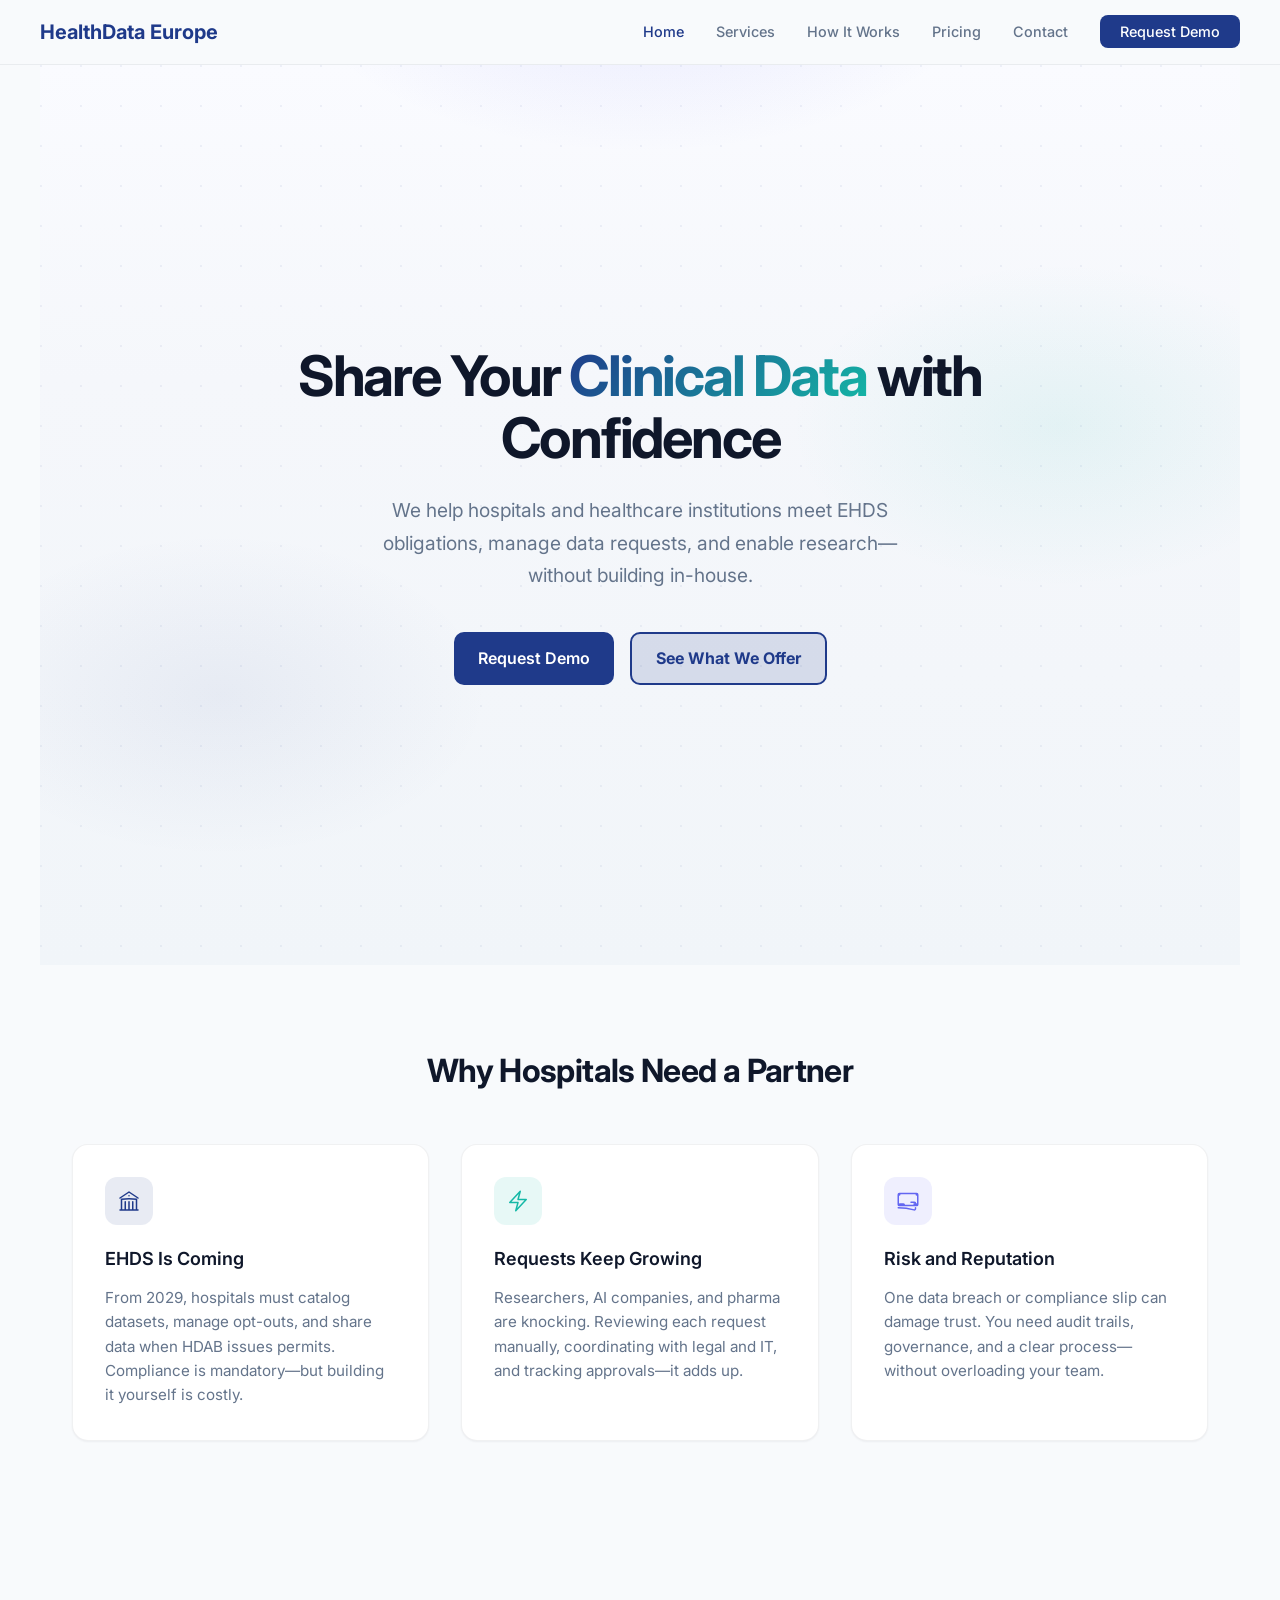
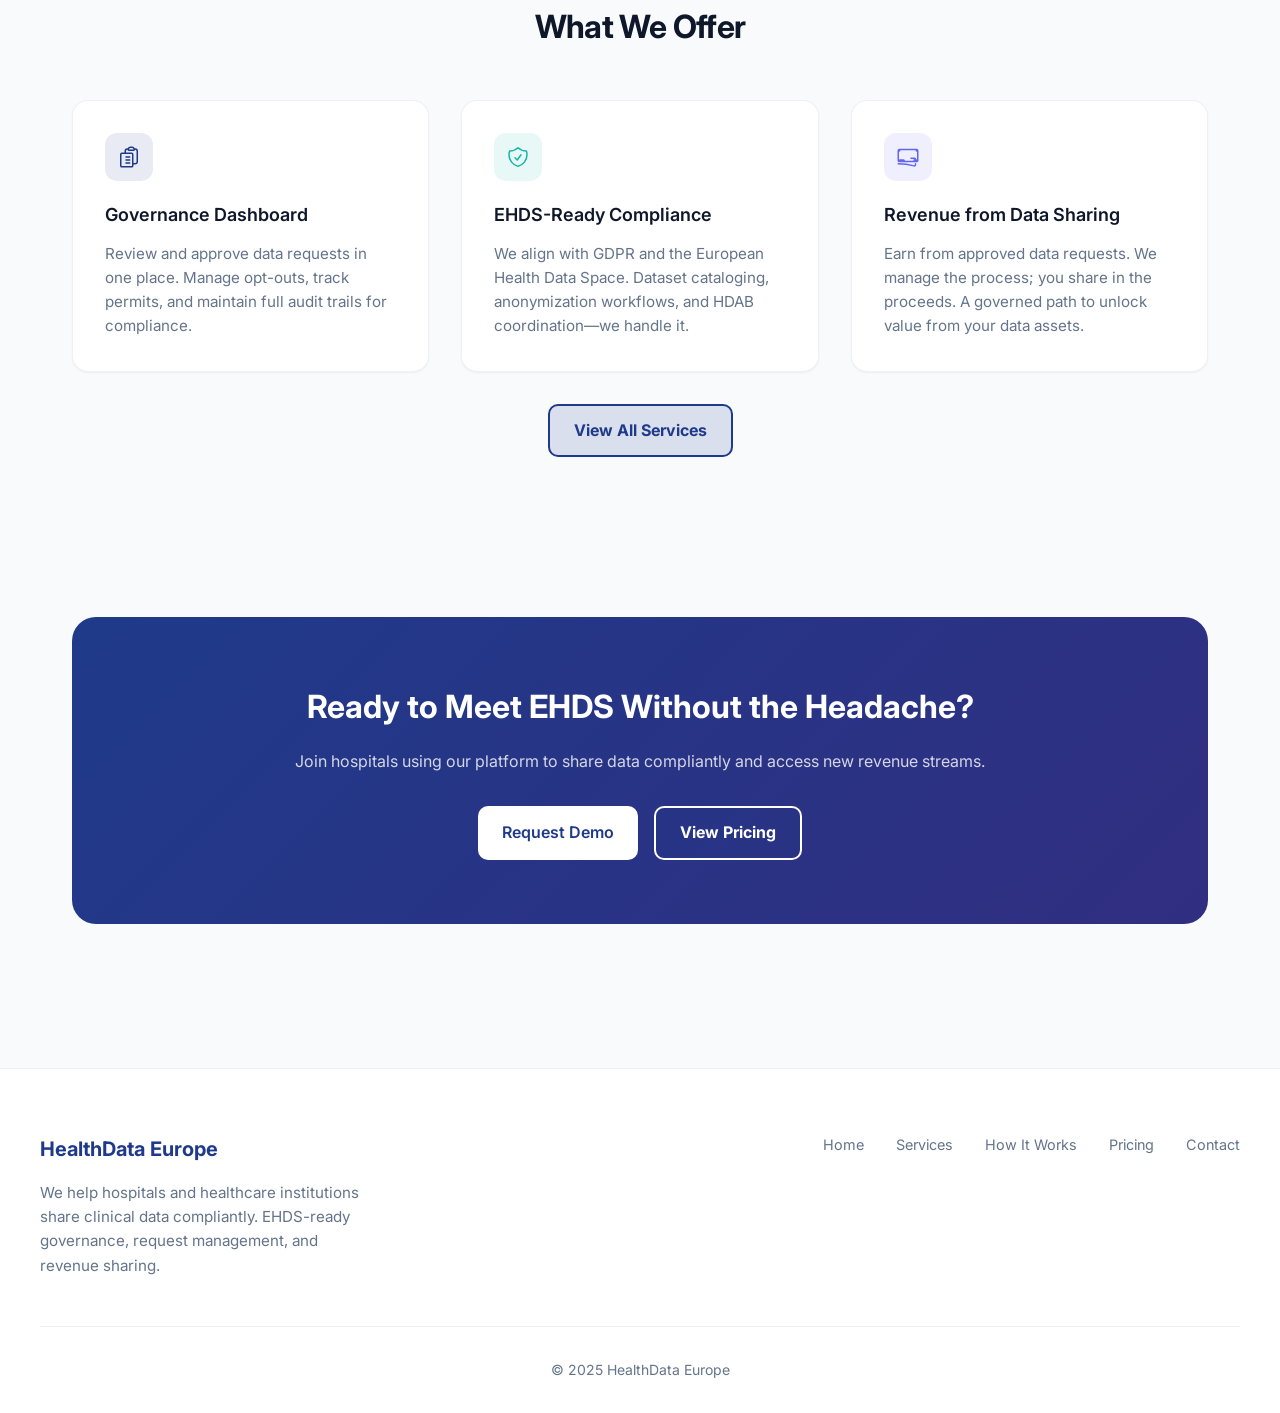
<file: index.html>
<!DOCTYPE html>
<html lang="en">
<head>
  <meta charset="UTF-8">
  <meta name="viewport" content="width=device-width, initial-scale=1.0">
  <title>HealthData Europe | For Hospitals & Data Producers</title>
  <link rel="preconnect" href="https://fonts.googleapis.com">
  <link rel="preconnect" href="https://fonts.gstatic.com" crossorigin>
  <link href="https://fonts.googleapis.com/css2?family=Inter:wght@400;500;600;700&display=swap" rel="stylesheet">
  <link rel="stylesheet" href="style.css">
</head>
<body>
  <nav class="navbar">
    <div class="nav-container">
      <a href="index.html" class="nav-logo">HealthData Europe</a>
      <ul class="nav-links">
        <li><a href="index.html" class="active">Home</a></li>
        <li><a href="services.html">Services</a></li>
        <li><a href="how-it-works.html">How It Works</a></li>
        <li><a href="pricing.html">Pricing</a></li>
        <li><a href="contact.html">Contact</a></li>
        <li><a href="contact.html" class="btn-demo">Request Demo</a></li>
      </ul>
    </div>
  </nav>

  <section id="home" class="hero visible">
    <div class="hero-content">
      <h1>Share Your <span>Clinical Data</span> with Confidence</h1>
      <p class="hero-subheadline">We help hospitals and healthcare institutions meet EHDS obligations, manage data requests, and enable research—without building in-house.</p>
      <div class="hero-buttons">
        <a href="contact.html" class="btn btn-primary">Request Demo</a>
        <a href="services.html" class="btn btn-secondary">See What We Offer</a>
      </div>
    </div>
  </section>

  <section id="challenges" class="visible">
    <h2 class="section-title">Why Hospitals Need a Partner</h2>
    <div class="problem-grid">
      <div class="card">
        <div class="card-icon blue">
          <svg xmlns="http://www.w3.org/2000/svg" fill="none" viewBox="0 0 24 24" stroke-width="1.5" stroke="currentColor"><path stroke-linecap="round" stroke-linejoin="round" d="M12 21v-8.25M15.75 21v-8.25M8.25 21v-8.25M3 9l9-6 9 6m-1.5 12V10.332A48.36 48.36 0 0012 9.75c-2.551 0-5.056.2-7.5.582V21M3 21h18M12 6.75h.008v.008H12V6.75z" /></svg>
        </div>
        <h3>EHDS Is Coming</h3>
        <p>From 2029, hospitals must catalog datasets, manage opt-outs, and share data when HDAB issues permits. Compliance is mandatory—but building it yourself is costly.</p>
      </div>
      <div class="card">
        <div class="card-icon teal">
          <svg xmlns="http://www.w3.org/2000/svg" fill="none" viewBox="0 0 24 24" stroke-width="1.5" stroke="currentColor"><path stroke-linecap="round" stroke-linejoin="round" d="M3.75 13.5l10.5-11.25L12 10.5h8.25L9.75 21.75 12 13.5H3.75z" /></svg>
        </div>
        <h3>Requests Keep Growing</h3>
        <p>Researchers, AI companies, and pharma are knocking. Reviewing each request manually, coordinating with legal and IT, and tracking approvals—it adds up.</p>
      </div>
      <div class="card">
        <div class="card-icon accent">
          <svg xmlns="http://www.w3.org/2000/svg" fill="none" viewBox="0 0 24 24" stroke-width="1.5" stroke="currentColor"><path stroke-linecap="round" stroke-linejoin="round" d="M2.25 18.75a60.07 60.07 0 0115.797 2.101c.727.198 1.453-.342 1.453-1.096V18.75M3.75 4.5v.75A.75.75 0 013 6h-.75m0 0v-.375c0-.621.504-1.125 1.125-1.125H20.25M2.25 6v9m18-10.5v.75c0 .414.336.75.75.75h.75m-1.5-1.5h.375c.621 0 1.125.504 1.125 1.125v9.75c0 .621-.504 1.125-1.125 1.125h-.375m1.5-1.5H21a.75.75 0 00-.75.75v.75m0 0H3.75m0 0h-.375a1.125 1.125 0 01-1.125-1.125V15m1.5 1.5v-.75A.75.75 0 003 15h-.75m15.75 0h.75.75v-.75c0-.621-.504-1.125-1.125-1.125H15M3.75 15h3.75a.75.75 0 01.75.75v.75m0 0h-4.5m4.5 0v-.75a.75.75 0 00-.75-.75H3.75" /></svg>
        </div>
        <h3>Risk and Reputation</h3>
        <p>One data breach or compliance slip can damage trust. You need audit trails, governance, and a clear process—without overloading your team.</p>
      </div>
    </div>
  </section>

  <section id="offer" class="visible">
    <h2 class="section-title">What We Offer</h2>
    <div class="solution-grid">
      <div class="card">
        <div class="card-icon blue">
          <svg xmlns="http://www.w3.org/2000/svg" fill="none" viewBox="0 0 24 24" stroke-width="1.5" stroke="currentColor"><path stroke-linecap="round" stroke-linejoin="round" d="M9 12h3.75M9 15h3.75M9 18h3.75m3 .75H18a2.25 2.25 0 002.25-2.25V6.108c0-1.135-.845-2.098-1.976-2.192a48.424 48.424 0 00-1.123-.08m-5.801 0c-.065.21-.1.433-.1.664 0 .414.336.75.75.75h4.5a.75.75 0 00.75-.75 2.25 2.25 0 00-.1-.664m-5.8 0A2.251 2.251 0 0113.5 2.25H15c1.012 0 1.867.668 2.15 1.586m-5.8 0c-.376.023-.75.05-1.124.08C9.095 4.01 8.25 4.973 8.25 6.108V8.25m0 0H4.875c-.621 0-1.125.504-1.125 1.125v11.25c0 .621.504 1.125 1.125 1.125h9.75c.621 0 1.125-.504 1.125-1.125V9.375c0-.621-.504-1.125-1.125-1.125H8.25z" /></svg>
        </div>
        <h3>Governance Dashboard</h3>
        <p>Review and approve data requests in one place. Manage opt-outs, track permits, and maintain full audit trails for compliance.</p>
      </div>
      <div class="card">
        <div class="card-icon teal">
          <svg xmlns="http://www.w3.org/2000/svg" fill="none" viewBox="0 0 24 24" stroke-width="1.5" stroke="currentColor"><path stroke-linecap="round" stroke-linejoin="round" d="M9 12.75L11.25 15 15 9.75m-3-7.036A11.959 11.959 0 013.598 6 11.99 11.99 0 003 9.749c0 5.592 3.824 10.29 9 11.623 5.176-1.332 9-6.03 9-11.622 0-1.31-.21-2.571-.598-3.751h-.152c-3.196 0-6.1-1.248-8.25-3.285z" /></svg>
        </div>
        <h3>EHDS-Ready Compliance</h3>
        <p>We align with GDPR and the European Health Data Space. Dataset cataloging, anonymization workflows, and HDAB coordination—we handle it.</p>
      </div>
      <div class="card">
        <div class="card-icon accent">
          <svg xmlns="http://www.w3.org/2000/svg" fill="none" viewBox="0 0 24 24" stroke-width="1.5" stroke="currentColor"><path stroke-linecap="round" stroke-linejoin="round" d="M2.25 18.75a60.07 60.07 0 0115.797 2.101c.727.198 1.453-.342 1.453-1.096V18.75M3.75 4.5v.75A.75.75 0 013 6h-.75m0 0v-.375c0-.621.504-1.125 1.125-1.125H20.25M2.25 6v9m18-10.5v.75c0 .414.336.75.75.75h.75m-1.5-1.5h.375c.621 0 1.125.504 1.125 1.125v9.75c0 .621-.504 1.125-1.125 1.125h-.375m1.5-1.5H21a.75.75 0 00-.75.75v.75m0 0H3.75m0 0h-.375a1.125 1.125 0 01-1.125-1.125V15m1.5 1.5v-.75A.75.75 0 003 15h-.75m15.75 0h.75.75v-.75c0-.621-.504-1.125-1.125-1.125H15M3.75 15h3.75a.75.75 0 01.75.75v.75m0 0h-4.5m4.5 0v-.75a.75.75 0 00-.75-.75H3.75" /></svg>
        </div>
        <h3>Revenue from Data Sharing</h3>
        <p>Earn from approved data requests. We manage the process; you share in the proceeds. A governed path to unlock value from your data assets.</p>
      </div>
    </div>
    <p style="text-align: center; margin-top: 2rem;">
      <a href="services.html" class="btn btn-secondary">View All Services</a>
    </p>
  </section>

  <section class="visible">
    <div class="cta-section">
      <h2>Ready to Meet EHDS Without the Headache?</h2>
      <p>Join hospitals using our platform to share data compliantly and access new revenue streams.</p>
      <div class="cta-buttons">
        <a href="contact.html" class="btn btn-primary">Request Demo</a>
        <a href="pricing.html" class="btn btn-secondary">View Pricing</a>
      </div>
    </div>
  </section>

  <footer>
    <div class="footer-container">
      <div class="footer-top">
        <div class="footer-brand">
          <span class="nav-logo">HealthData Europe</span>
          <p>We help hospitals and healthcare institutions share clinical data compliantly. EHDS-ready governance, request management, and revenue sharing.</p>
        </div>
        <div class="footer-links">
          <a href="index.html">Home</a>
          <a href="services.html">Services</a>
          <a href="how-it-works.html">How It Works</a>
          <a href="pricing.html">Pricing</a>
          <a href="contact.html">Contact</a>
        </div>
      </div>
      <div class="footer-bottom">© 2025 HealthData Europe</div>
    </div>
  </footer>

  <script>document.querySelectorAll('section').forEach(s => s.classList.add('visible'));</script>
</body>
</html>
</file>
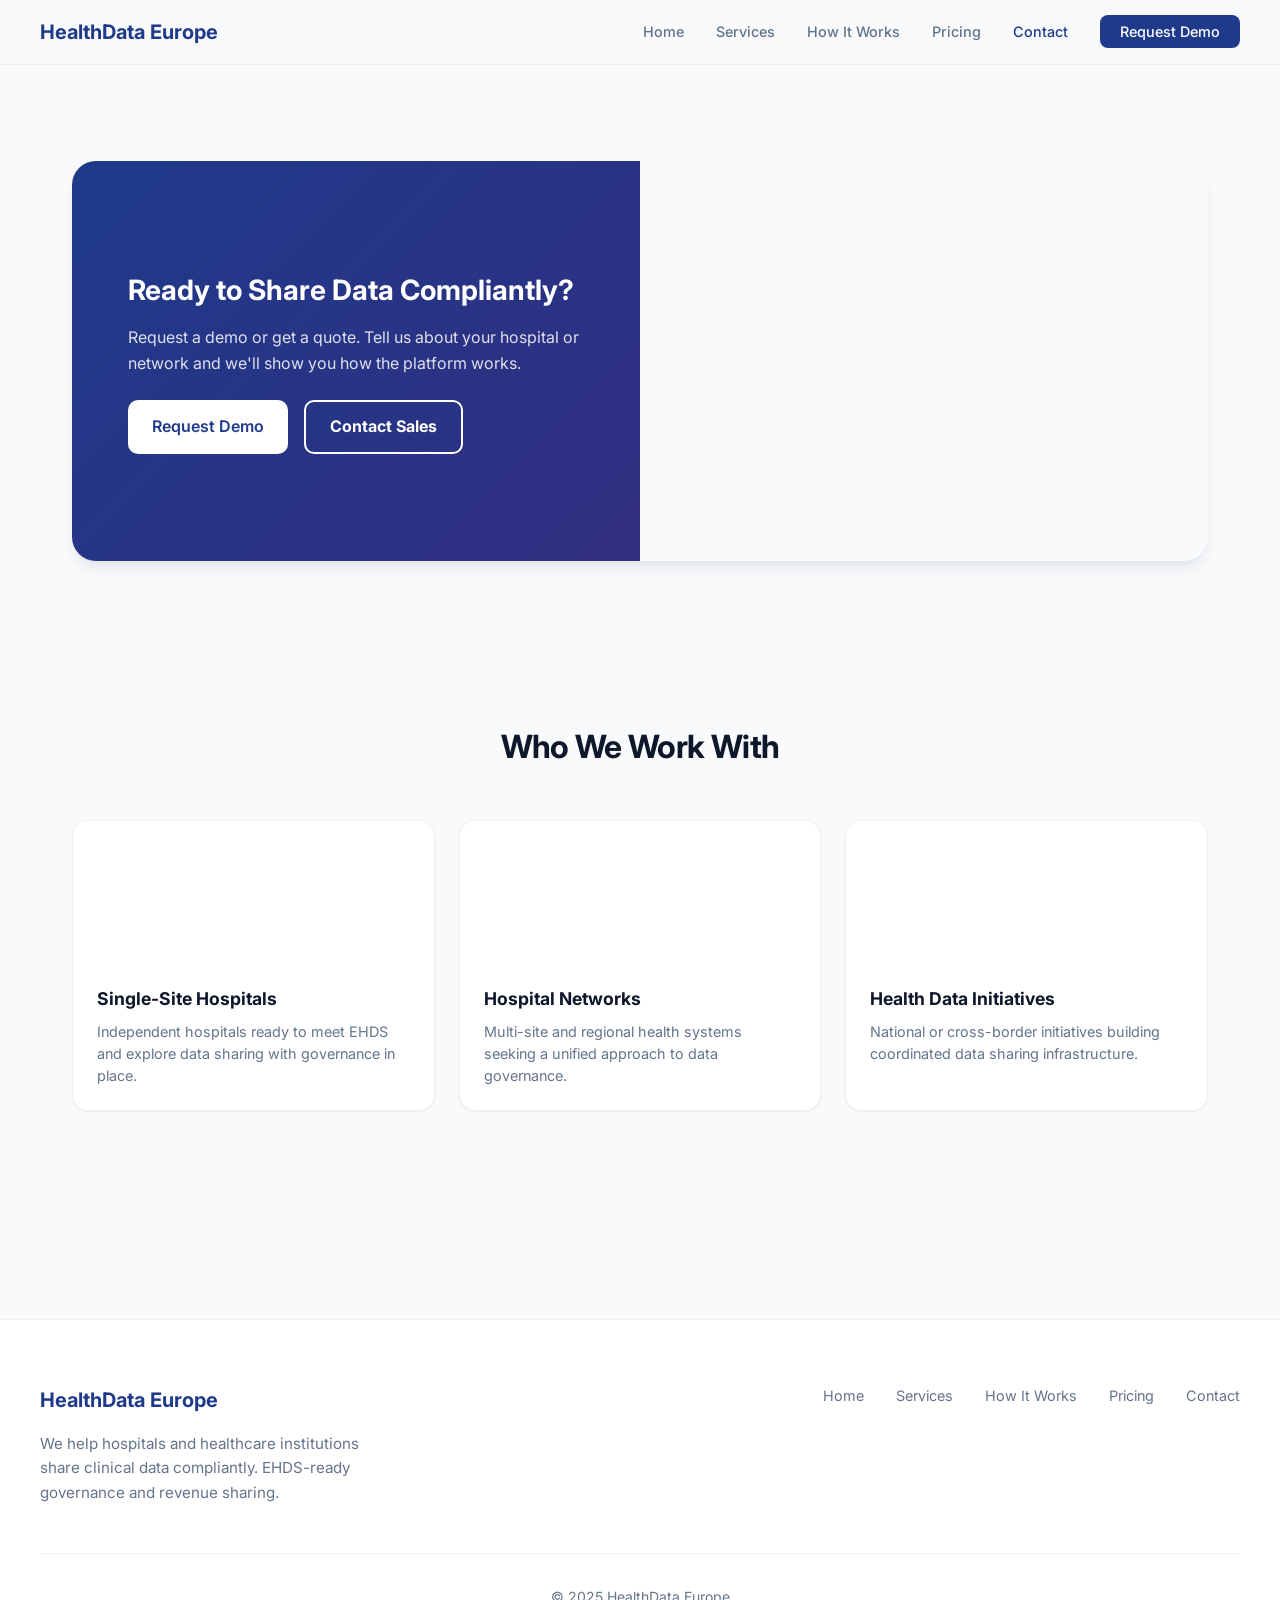
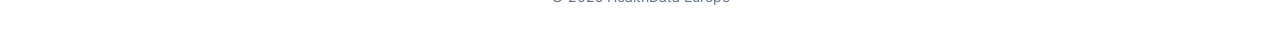
<file: contact.html>
<!DOCTYPE html>
<html lang="en">
<head>
  <meta charset="UTF-8">
  <meta name="viewport" content="width=device-width, initial-scale=1.0">
  <title>Contact | HealthData Europe</title>
  <link rel="preconnect" href="https://fonts.googleapis.com">
  <link rel="preconnect" href="https://fonts.gstatic.com" crossorigin>
  <link href="https://fonts.googleapis.com/css2?family=Inter:wght@400;500;600;700&display=swap" rel="stylesheet">
  <link rel="stylesheet" href="style.css">
</head>
<body>
  <nav class="navbar">
    <div class="nav-container">
      <a href="index.html" class="nav-logo">HealthData Europe</a>
      <ul class="nav-links">
        <li><a href="index.html">Home</a></li>
        <li><a href="services.html">Services</a></li>
        <li><a href="how-it-works.html">How It Works</a></li>
        <li><a href="pricing.html">Pricing</a></li>
        <li><a href="contact.html" class="active">Contact</a></li>
        <li><a href="contact.html" class="btn-demo">Request Demo</a></li>
      </ul>
    </div>
  </nav>

  <main class="page-content">
    <section class="visible" style="padding-top: 4rem;">
      <div class="contact-hero">
        <div class="contact-hero-content">
          <h2>Ready to Share Data Compliantly?</h2>
          <p>Request a demo or get a quote. Tell us about your hospital or network and we'll show you how the platform works.</p>
          <div class="cta-buttons" style="justify-content: flex-start;">
            <a href="upload-step-1.html" class="btn btn-primary">Request Demo</a>
            <a href="#" class="btn btn-secondary">Contact Sales</a>
          </div>
        </div>
        <div class="contact-hero-image" style="background-image: url('https://images.unsplash.com/photo-1557804506-669a67965ba0?w=800&q=80');"></div>
      </div>
    </section>

    <section class="visible">
      <h2 class="section-title">Who We Work With</h2>
      <div class="contact-cards">
        <div class="contact-card">
          <div class="contact-card-img" style="background-image: url('https://images.unsplash.com/photo-1519494026892-80bbd2d6fd0d?w=600&q=80');"></div>
          <div class="contact-card-body">
            <h3>Single-Site Hospitals</h3>
            <p>Independent hospitals ready to meet EHDS and explore data sharing with governance in place.</p>
          </div>
        </div>
        <div class="contact-card">
          <div class="contact-card-img" style="background-image: url('https://images.unsplash.com/photo-1576091160550-2173dba999ef?w=600&q=80');"></div>
          <div class="contact-card-body">
            <h3>Hospital Networks</h3>
            <p>Multi-site and regional health systems seeking a unified approach to data governance.</p>
          </div>
        </div>
        <div class="contact-card">
          <div class="contact-card-img" style="background-image: url('https://images.unsplash.com/photo-1551434678-e076c223a692?w=600&q=80');"></div>
          <div class="contact-card-body">
            <h3>Health Data Initiatives</h3>
            <p>National or cross-border initiatives building coordinated data sharing infrastructure.</p>
          </div>
        </div>
      </div>
    </section>
  </main>

  <footer>
    <div class="footer-container">
      <div class="footer-top">
        <div class="footer-brand">
          <span class="nav-logo">HealthData Europe</span>
          <p>We help hospitals and healthcare institutions share clinical data compliantly. EHDS-ready governance and revenue sharing.</p>
        </div>
        <div class="footer-links">
          <a href="index.html">Home</a>
          <a href="services.html">Services</a>
          <a href="how-it-works.html">How It Works</a>
          <a href="pricing.html">Pricing</a>
          <a href="contact.html">Contact</a>
        </div>
      </div>
      <div class="footer-bottom">© 2025 HealthData Europe</div>
    </div>
  </footer>

  <script>document.querySelectorAll('section').forEach(s => s.classList.add('visible'));</script>
</body>
</html>
</file>
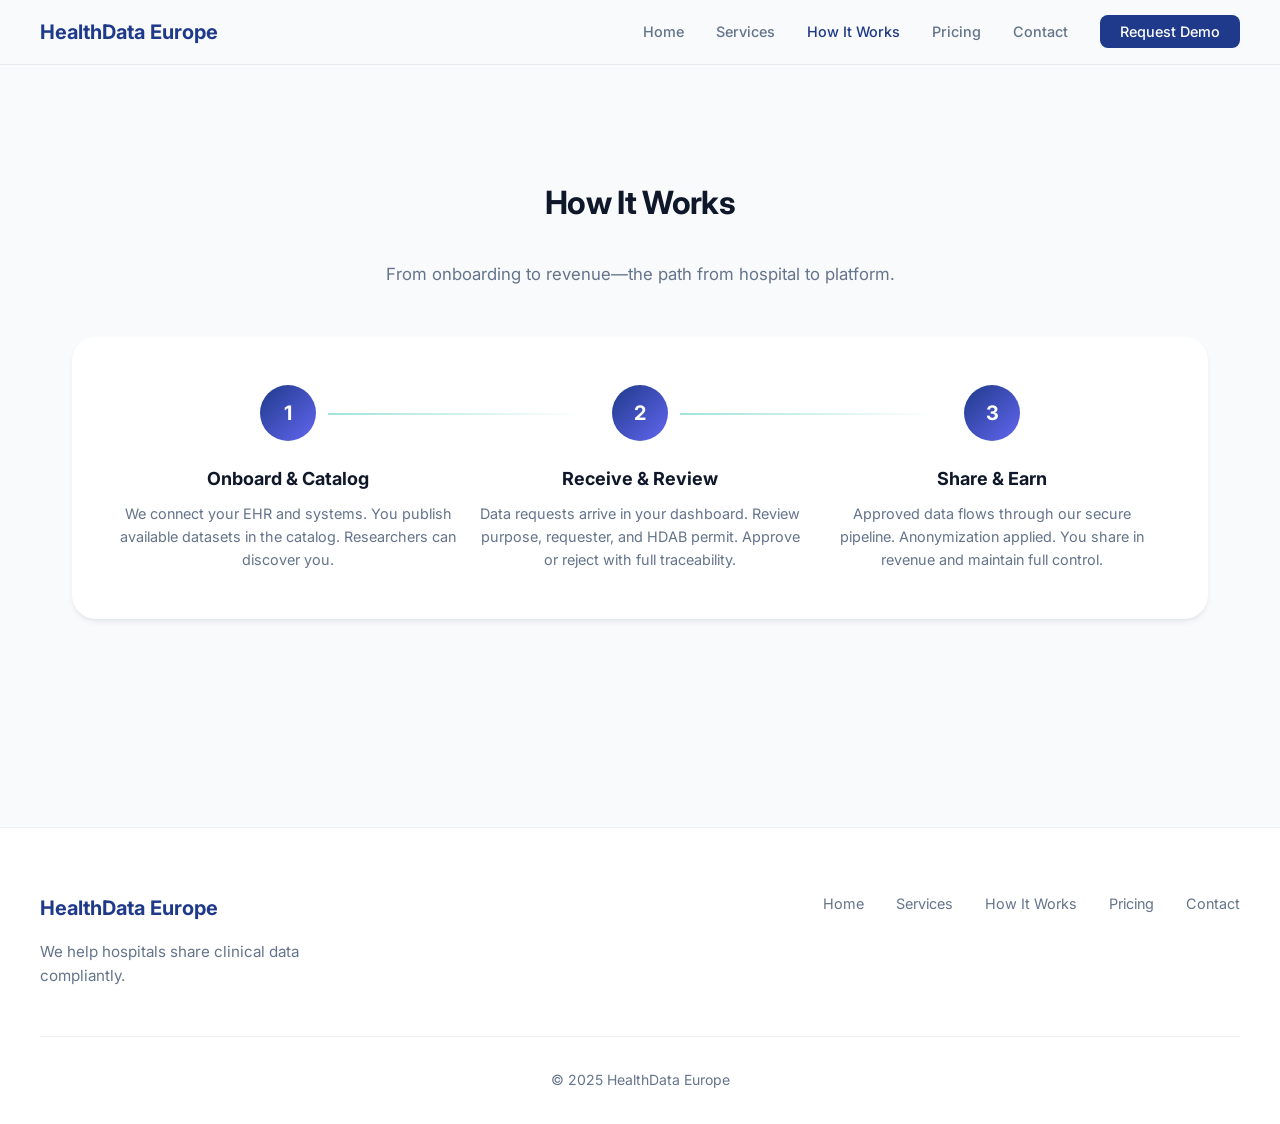
<file: how-it-works.html>
<!DOCTYPE html>
<html lang="en">
<head>
  <meta charset="UTF-8">
  <meta name="viewport" content="width=device-width, initial-scale=1.0">
  <title>How It Works | HealthData Europe</title>
  <link rel="preconnect" href="https://fonts.googleapis.com">
  <link rel="preconnect" href="https://fonts.gstatic.com" crossorigin>
  <link href="https://fonts.googleapis.com/css2?family=Inter:wght@400;500;600;700&display=swap" rel="stylesheet">
  <link rel="stylesheet" href="style.css">
</head>
<body>
  <nav class="navbar">
    <div class="nav-container">
      <a href="index.html" class="nav-logo">HealthData Europe</a>
      <ul class="nav-links">
        <li><a href="index.html">Home</a></li>
        <li><a href="services.html">Services</a></li>
        <li><a href="how-it-works.html" class="active">How It Works</a></li>
        <li><a href="pricing.html">Pricing</a></li>
        <li><a href="contact.html">Contact</a></li>
        <li><a href="contact.html" class="btn-demo">Request Demo</a></li>
      </ul>
    </div>
  </nav>

  <main class="page-content">
    <section class="visible">
      <h2 class="section-title">How It Works</h2>
      <p class="section-desc" style="margin-bottom: 3rem;">From onboarding to revenue—the path from hospital to platform.</p>
      <div class="how-it-works">
        <div class="steps-flow">
          <div class="step">
            <div class="step-number">1</div>
            <span class="step-connector"></span>
            <h3>Onboard & Catalog</h3>
            <p>We connect your EHR and systems. You publish available datasets in the catalog. Researchers can discover you.</p>
          </div>
          <div class="step">
            <div class="step-number">2</div>
            <span class="step-connector"></span>
            <h3>Receive & Review</h3>
            <p>Data requests arrive in your dashboard. Review purpose, requester, and HDAB permit. Approve or reject with full traceability.</p>
          </div>
          <div class="step">
            <div class="step-number">3</div>
            <h3>Share & Earn</h3>
            <p>Approved data flows through our secure pipeline. Anonymization applied. You share in revenue and maintain full control.</p>
          </div>
        </div>
      </div>
    </section>
  </main>

  <footer>
    <div class="footer-container">
      <div class="footer-top">
        <div class="footer-brand">
          <span class="nav-logo">HealthData Europe</span>
          <p>We help hospitals share clinical data compliantly.</p>
        </div>
        <div class="footer-links">
          <a href="index.html">Home</a>
          <a href="services.html">Services</a>
          <a href="how-it-works.html">How It Works</a>
          <a href="pricing.html">Pricing</a>
          <a href="contact.html">Contact</a>
        </div>
      </div>
      <div class="footer-bottom">© 2025 HealthData Europe</div>
    </div>
  </footer>

  <script>document.querySelectorAll('section').forEach(s => s.classList.add('visible'));</script>
</body>
</html>
</file>
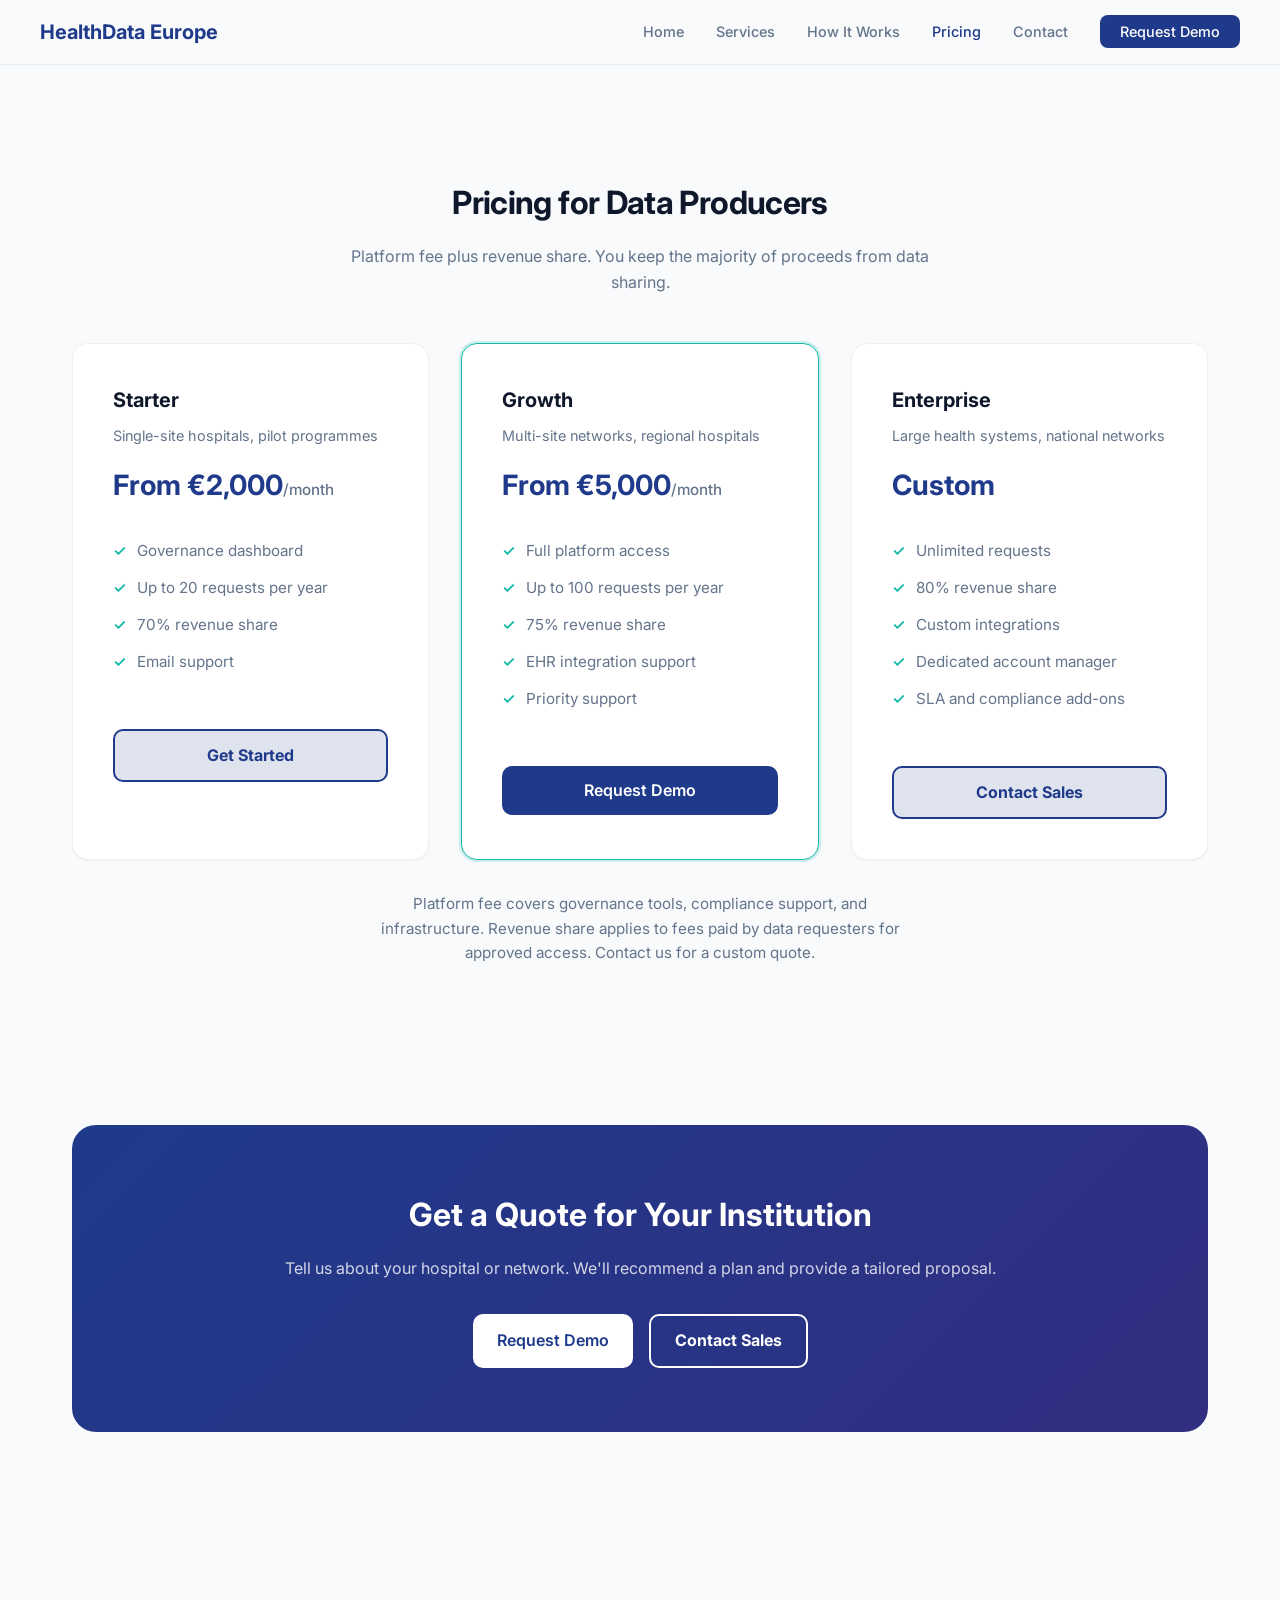
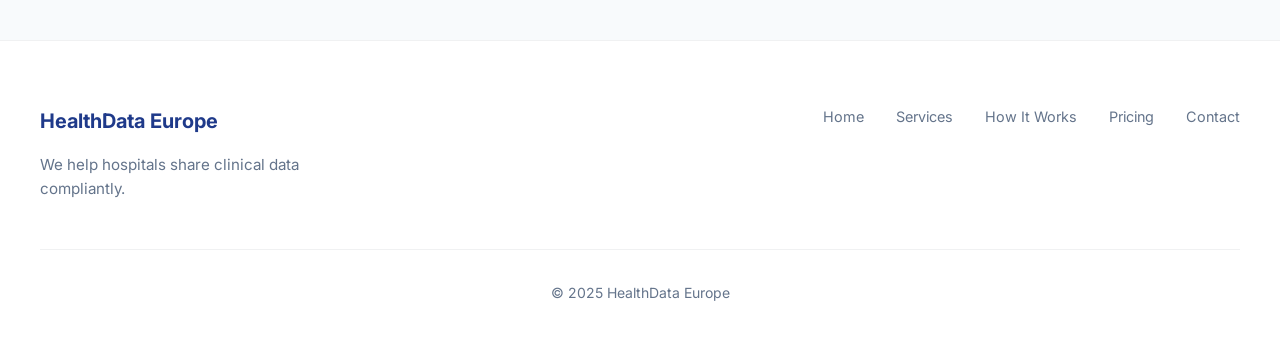
<file: pricing.html>
<!DOCTYPE html>
<html lang="en">
<head>
  <meta charset="UTF-8">
  <meta name="viewport" content="width=device-width, initial-scale=1.0">
  <title>Pricing | HealthData Europe</title>
  <link rel="preconnect" href="https://fonts.googleapis.com">
  <link rel="preconnect" href="https://fonts.gstatic.com" crossorigin>
  <link href="https://fonts.googleapis.com/css2?family=Inter:wght@400;500;600;700&display=swap" rel="stylesheet">
  <link rel="stylesheet" href="style.css">
</head>
<body>
  <nav class="navbar">
    <div class="nav-container">
      <a href="index.html" class="nav-logo">HealthData Europe</a>
      <ul class="nav-links">
        <li><a href="index.html">Home</a></li>
        <li><a href="services.html">Services</a></li>
        <li><a href="how-it-works.html">How It Works</a></li>
        <li><a href="pricing.html" class="active">Pricing</a></li>
        <li><a href="contact.html">Contact</a></li>
        <li><a href="contact.html" class="btn-demo">Request Demo</a></li>
      </ul>
    </div>
  </nav>

  <main class="page-content">
    <section class="visible">
      <h2 class="section-title">Pricing for Data Producers</h2>
      <p style="text-align: center; color: var(--color-text-muted); max-width: 600px; margin: -2rem auto 3rem;">
        Platform fee plus revenue share. You keep the majority of proceeds from data sharing.
      </p>
      <div class="pricing-grid">
        <div class="pricing-card">
          <h3>Starter</h3>
          <p class="tier-desc">Single-site hospitals, pilot programmes</p>
          <p class="price">From €2,000<span>/month</span></p>
          <ul class="pricing-features">
            <li>Governance dashboard</li>
            <li>Up to 20 requests per year</li>
            <li>70% revenue share</li>
            <li>Email support</li>
          </ul>
          <a href="contact.html" class="btn btn-secondary pricing-btn">Get Started</a>
        </div>
        <div class="pricing-card featured">
          <h3>Growth</h3>
          <p class="tier-desc">Multi-site networks, regional hospitals</p>
          <p class="price">From €5,000<span>/month</span></p>
          <ul class="pricing-features">
            <li>Full platform access</li>
            <li>Up to 100 requests per year</li>
            <li>75% revenue share</li>
            <li>EHR integration support</li>
            <li>Priority support</li>
          </ul>
          <a href="contact.html" class="btn btn-primary pricing-btn">Request Demo</a>
        </div>
        <div class="pricing-card">
          <h3>Enterprise</h3>
          <p class="tier-desc">Large health systems, national networks</p>
          <p class="price">Custom</p>
          <ul class="pricing-features">
            <li>Unlimited requests</li>
            <li>80% revenue share</li>
            <li>Custom integrations</li>
            <li>Dedicated account manager</li>
            <li>SLA and compliance add-ons</li>
          </ul>
          <a href="contact.html" class="btn btn-secondary pricing-btn">Contact Sales</a>
        </div>
      </div>
      <div class="pricing-note">
        <p>Platform fee covers governance tools, compliance support, and infrastructure. Revenue share applies to fees paid by data requesters for approved access. Contact us for a custom quote.</p>
      </div>
    </section>

    <section class="visible">
      <div class="cta-section">
        <h2>Get a Quote for Your Institution</h2>
        <p>Tell us about your hospital or network. We'll recommend a plan and provide a tailored proposal.</p>
        <div class="cta-buttons">
          <a href="contact.html" class="btn btn-primary">Request Demo</a>
          <a href="contact.html" class="btn btn-secondary">Contact Sales</a>
        </div>
      </div>
    </section>
  </main>

  <footer>
    <div class="footer-container">
      <div class="footer-top">
        <div class="footer-brand">
          <span class="nav-logo">HealthData Europe</span>
          <p>We help hospitals share clinical data compliantly.</p>
        </div>
        <div class="footer-links">
          <a href="index.html">Home</a>
          <a href="services.html">Services</a>
          <a href="how-it-works.html">How It Works</a>
          <a href="pricing.html">Pricing</a>
          <a href="contact.html">Contact</a>
        </div>
      </div>
      <div class="footer-bottom">© 2025 HealthData Europe</div>
    </div>
  </footer>

  <script>document.querySelectorAll('section').forEach(s => s.classList.add('visible'));</script>
</body>
</html>
</file>
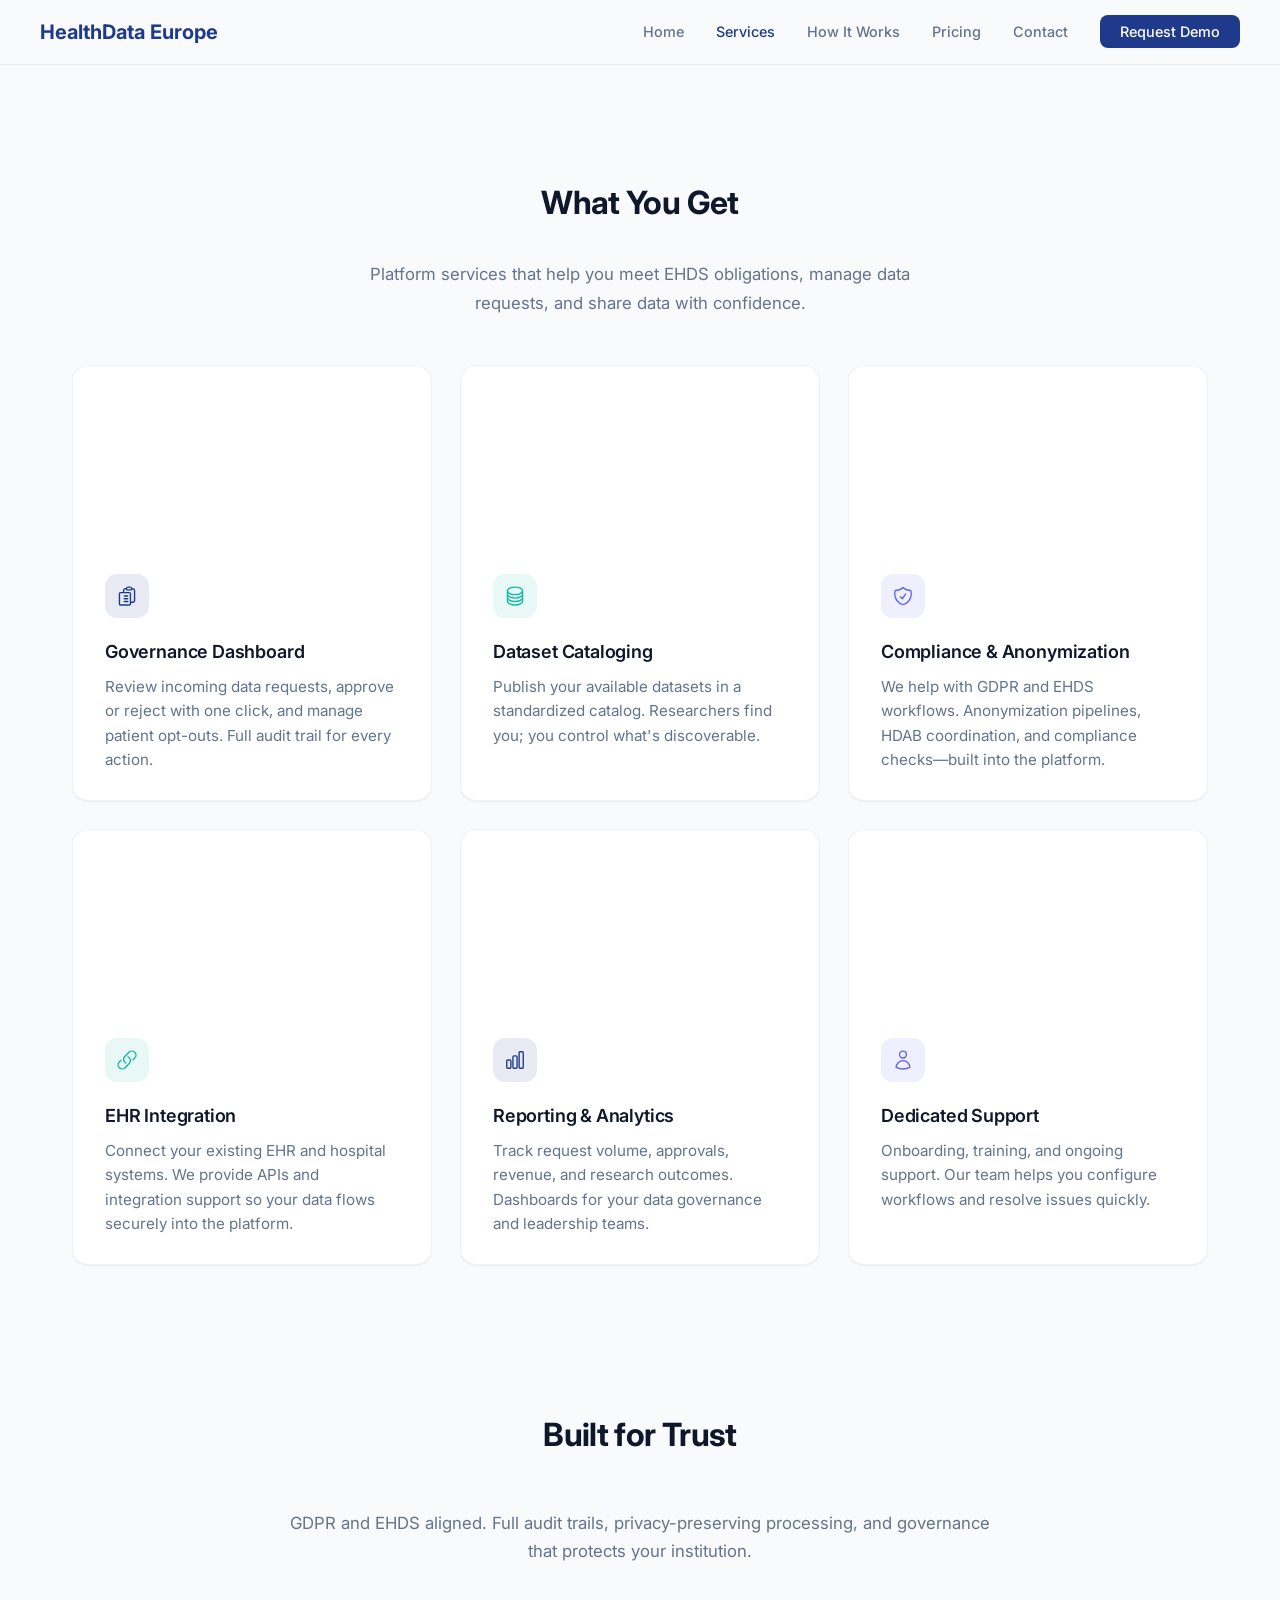
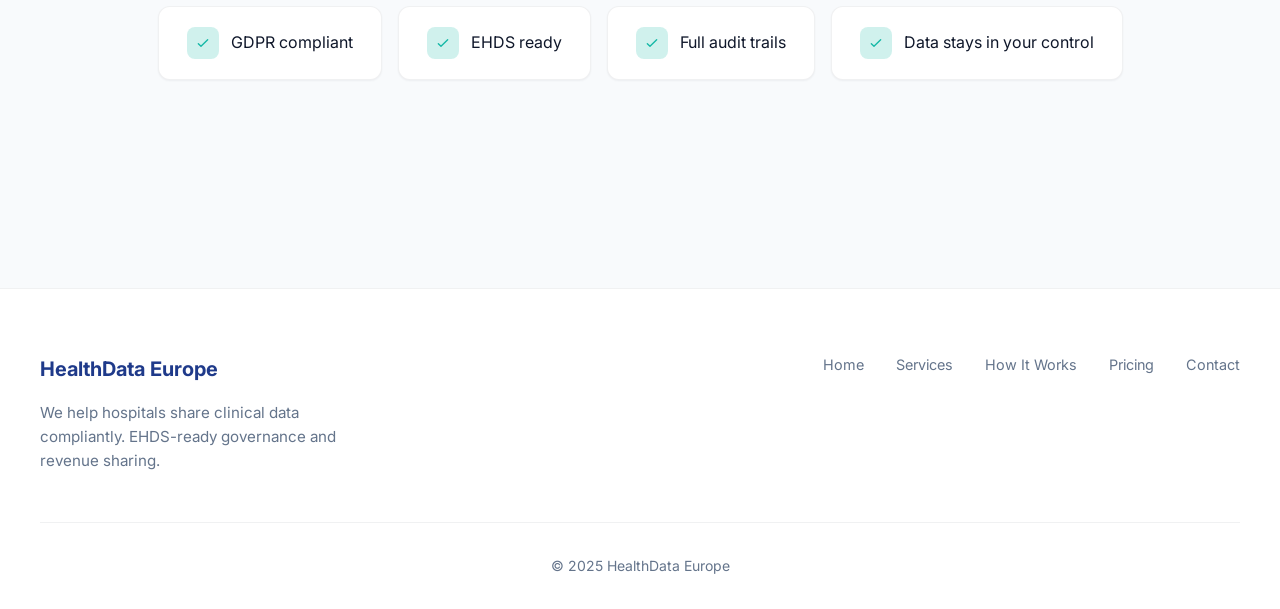
<file: services.html>
<!DOCTYPE html>
<html lang="en">
<head>
  <meta charset="UTF-8">
  <meta name="viewport" content="width=device-width, initial-scale=1.0">
  <title>Services | HealthData Europe</title>
  <link rel="preconnect" href="https://fonts.googleapis.com">
  <link rel="preconnect" href="https://fonts.gstatic.com" crossorigin>
  <link href="https://fonts.googleapis.com/css2?family=Inter:wght@400;500;600;700&display=swap" rel="stylesheet">
  <link rel="stylesheet" href="style.css">
</head>
<body>
  <nav class="navbar">
    <div class="nav-container">
      <a href="index.html" class="nav-logo">HealthData Europe</a>
      <ul class="nav-links">
        <li><a href="index.html">Home</a></li>
        <li><a href="services.html" class="active">Services</a></li>
        <li><a href="how-it-works.html">How It Works</a></li>
        <li><a href="pricing.html">Pricing</a></li>
        <li><a href="contact.html">Contact</a></li>
        <li><a href="contact.html" class="btn-demo">Request Demo</a></li>
      </ul>
    </div>
  </nav>

  <main class="page-content">
    <section class="services-intro visible">
      <h2 class="section-title">What You Get</h2>
      <p class="section-desc">Platform services that help you meet EHDS obligations, manage data requests, and share data with confidence.</p>
    </section>

    <section class="services-grid-section visible">
      <div class="services-grid">
        <article class="service-card">
          <div class="service-card-image" style="background-image: url('https://images.unsplash.com/photo-1551288049-bebda4e38f71?w=600&q=80');"></div>
          <div class="service-card-body">
            <div class="service-card-icon service-card-icon-blue">
              <svg xmlns="http://www.w3.org/2000/svg" fill="none" viewBox="0 0 24 24" stroke-width="1.5" stroke="currentColor"><path stroke-linecap="round" stroke-linejoin="round" d="M9 12h3.75M9 15h3.75M9 18h3.75m3 .75H18a2.25 2.25 0 002.25-2.25V6.108c0-1.135-.845-2.098-1.976-2.192a48.424 48.424 0 00-1.123-.08m-5.801 0c-.065.21-.1.433-.1.664 0 .414.336.75.75.75h4.5a.75.75 0 00.75-.75 2.25 2.25 0 00-.1-.664m-5.8 0A2.251 2.251 0 0113.5 2.25H15c1.012 0 1.867.668 2.15 1.586m-5.8 0c-.376.023-.75.05-1.124.08C9.095 4.01 8.25 4.973 8.25 6.108V8.25m0 0H4.875c-.621 0-1.125.504-1.125 1.125v11.25c0 .621.504 1.125 1.125 1.125h9.75c.621 0 1.125-.504 1.125-1.125V9.375c0-.621-.504-1.125-1.125-1.125H8.25z" /></svg>
            </div>
            <h3>Governance Dashboard</h3>
            <p>Review incoming data requests, approve or reject with one click, and manage patient opt-outs. Full audit trail for every action.</p>
          </div>
        </article>
        <article class="service-card">
          <div class="service-card-image" style="background-image: url('https://images.unsplash.com/photo-1576091160550-2173dba999ef?w=600&q=80');"></div>
          <div class="service-card-body">
            <div class="service-card-icon service-card-icon-teal">
              <svg xmlns="http://www.w3.org/2000/svg" fill="none" viewBox="0 0 24 24" stroke-width="1.5" stroke="currentColor"><path stroke-linecap="round" stroke-linejoin="round" d="M20.25 6.375c0 2.278-3.694 4.125-8.25 4.125S3.75 8.653 3.75 6.375m16.5 0c0-2.278-3.694-4.125-8.25-4.125S3.75 4.097 3.75 6.375m16.5 0v11.25c0 2.278-3.694 4.125-8.25 4.125s-8.25-1.847-8.25-4.125V6.375m16.5 0v3.75m-16.5-3.75v3.75m16.5 0v3.75C20.25 16.153 16.556 18 12 18s-8.25-1.847-8.25-4.125v-3.75m16.5 0c0 2.278-3.694 4.125-8.25 4.125s-8.25-1.847-8.25-4.125" /></svg>
            </div>
            <h3>Dataset Cataloging</h3>
            <p>Publish your available datasets in a standardized catalog. Researchers find you; you control what's discoverable.</p>
          </div>
        </article>
        <article class="service-card">
          <div class="service-card-image" style="background-image: url('https://images.unsplash.com/photo-1559757148-5c350d0d3c56?w=600&q=80');"></div>
          <div class="service-card-body">
            <div class="service-card-icon service-card-icon-accent">
              <svg xmlns="http://www.w3.org/2000/svg" fill="none" viewBox="0 0 24 24" stroke-width="1.5" stroke="currentColor"><path stroke-linecap="round" stroke-linejoin="round" d="M9 12.75L11.25 15 15 9.75m-3-7.036A11.959 11.959 0 013.598 6 11.99 11.99 0 003 9.749c0 5.592 3.824 10.29 9 11.623 5.176-1.332 9-6.03 9-11.622 0-1.31-.21-2.571-.598-3.751h-.152c-3.196 0-6.1-1.248-8.25-3.285z" /></svg>
            </div>
            <h3>Compliance & Anonymization</h3>
            <p>We help with GDPR and EHDS workflows. Anonymization pipelines, HDAB coordination, and compliance checks—built into the platform.</p>
          </div>
        </article>
        <article class="service-card">
          <div class="service-card-image" style="background-image: url('https://images.unsplash.com/photo-1460925895917-afdab827c52f?w=600&q=80');"></div>
          <div class="service-card-body">
            <div class="service-card-icon service-card-icon-teal">
              <svg xmlns="http://www.w3.org/2000/svg" fill="none" viewBox="0 0 24 24" stroke-width="1.5" stroke="currentColor"><path stroke-linecap="round" stroke-linejoin="round" d="M13.19 8.688a4.5 4.5 0 011.242 7.244l-4.5 4.5a4.5 4.5 0 01-6.364-6.364l1.757-1.757m13.35-.622l1.757-1.757a4.5 4.5 0 00-6.364-6.364l-4.5 4.5a4.5 4.5 0 001.242 7.244" /></svg>
            </div>
            <h3>EHR Integration</h3>
            <p>Connect your existing EHR and hospital systems. We provide APIs and integration support so your data flows securely into the platform.</p>
          </div>
        </article>
        <article class="service-card">
          <div class="service-card-image" style="background-image: url('https://images.unsplash.com/photo-1551288049-bebda4e38f71?w=600&q=80');"></div>
          <div class="service-card-body">
            <div class="service-card-icon service-card-icon-blue">
              <svg xmlns="http://www.w3.org/2000/svg" fill="none" viewBox="0 0 24 24" stroke-width="1.5" stroke="currentColor"><path stroke-linecap="round" stroke-linejoin="round" d="M3 13.125C3 12.504 3.504 12 4.125 12h2.25c.621 0 1.125.504 1.125 1.125v6.75C7.5 20.496 6.996 21 6.375 21h-2.25A1.125 1.125 0 013 19.875v-6.75zM9.75 8.625c0-.621.504-1.125 1.125-1.125h2.25c.621 0 1.125.504 1.125 1.125v11.25c0 .621-.504 1.125-1.125 1.125h-2.25a1.125 1.125 0 01-1.125-1.125V8.625zM16.5 4.125c0-.621.504-1.125 1.125-1.125h2.25C20.496 3 21 3.504 21 4.125v15.75c0 .621-.504 1.125-1.125 1.125h-2.25a1.125 1.125 0 01-1.125-1.125V4.125z" /></svg>
            </div>
            <h3>Reporting & Analytics</h3>
            <p>Track request volume, approvals, revenue, and research outcomes. Dashboards for your data governance and leadership teams.</p>
          </div>
        </article>
        <article class="service-card">
          <div class="service-card-image" style="background-image: url('https://images.unsplash.com/photo-1557804506-669a67965ba0?w=600&q=80');"></div>
          <div class="service-card-body">
            <div class="service-card-icon service-card-icon-accent">
              <svg xmlns="http://www.w3.org/2000/svg" fill="none" viewBox="0 0 24 24" stroke-width="1.5" stroke="currentColor"><path stroke-linecap="round" stroke-linejoin="round" d="M15.75 6a3.75 3.75 0 11-7.5 0 3.75 3.75 0 017.5 0zM4.501 20.118a7.5 7.5 0 0114.998 0A17.933 17.933 0 0112 21.75c-2.676 0-5.216-.584-7.499-1.632z" /></svg>
            </div>
            <h3>Dedicated Support</h3>
            <p>Onboarding, training, and ongoing support. Our team helps you configure workflows and resolve issues quickly.</p>
          </div>
        </article>
      </div>
    </section>

    <section class="visible">
      <h2 class="section-title">Built for Trust</h2>
      <div class="compliance-content">
        <p>GDPR and EHDS aligned. Full audit trails, privacy-preserving processing, and governance that protects your institution.</p>
      </div>
      <div class="compliance-badges">
        <div class="badge"><span class="badge-icon"><svg xmlns="http://www.w3.org/2000/svg" fill="none" viewBox="0 0 24 24" stroke="currentColor" stroke-width="2"><path stroke-linecap="round" stroke-linejoin="round" d="M5 13l4 4L19 7" /></svg></span> GDPR compliant</div>
        <div class="badge"><span class="badge-icon"><svg xmlns="http://www.w3.org/2000/svg" fill="none" viewBox="0 0 24 24" stroke="currentColor" stroke-width="2"><path stroke-linecap="round" stroke-linejoin="round" d="M5 13l4 4L19 7" /></svg></span> EHDS ready</div>
        <div class="badge"><span class="badge-icon"><svg xmlns="http://www.w3.org/2000/svg" fill="none" viewBox="0 0 24 24" stroke="currentColor" stroke-width="2"><path stroke-linecap="round" stroke-linejoin="round" d="M5 13l4 4L19 7" /></svg></span> Full audit trails</div>
        <div class="badge"><span class="badge-icon"><svg xmlns="http://www.w3.org/2000/svg" fill="none" viewBox="0 0 24 24" stroke="currentColor" stroke-width="2"><path stroke-linecap="round" stroke-linejoin="round" d="M5 13l4 4L19 7" /></svg></span> Data stays in your control</div>
      </div>
    </section>
  </main>

  <footer>
    <div class="footer-container">
      <div class="footer-top">
        <div class="footer-brand">
          <span class="nav-logo">HealthData Europe</span>
          <p>We help hospitals share clinical data compliantly. EHDS-ready governance and revenue sharing.</p>
        </div>
        <div class="footer-links">
          <a href="index.html">Home</a>
          <a href="services.html">Services</a>
          <a href="how-it-works.html">How It Works</a>
          <a href="pricing.html">Pricing</a>
          <a href="contact.html">Contact</a>
        </div>
      </div>
      <div class="footer-bottom">© 2025 HealthData Europe</div>
    </div>
  </footer>

  <script>document.querySelectorAll('section').forEach(s => s.classList.add('visible'));</script>
</body>
</html>
</file>
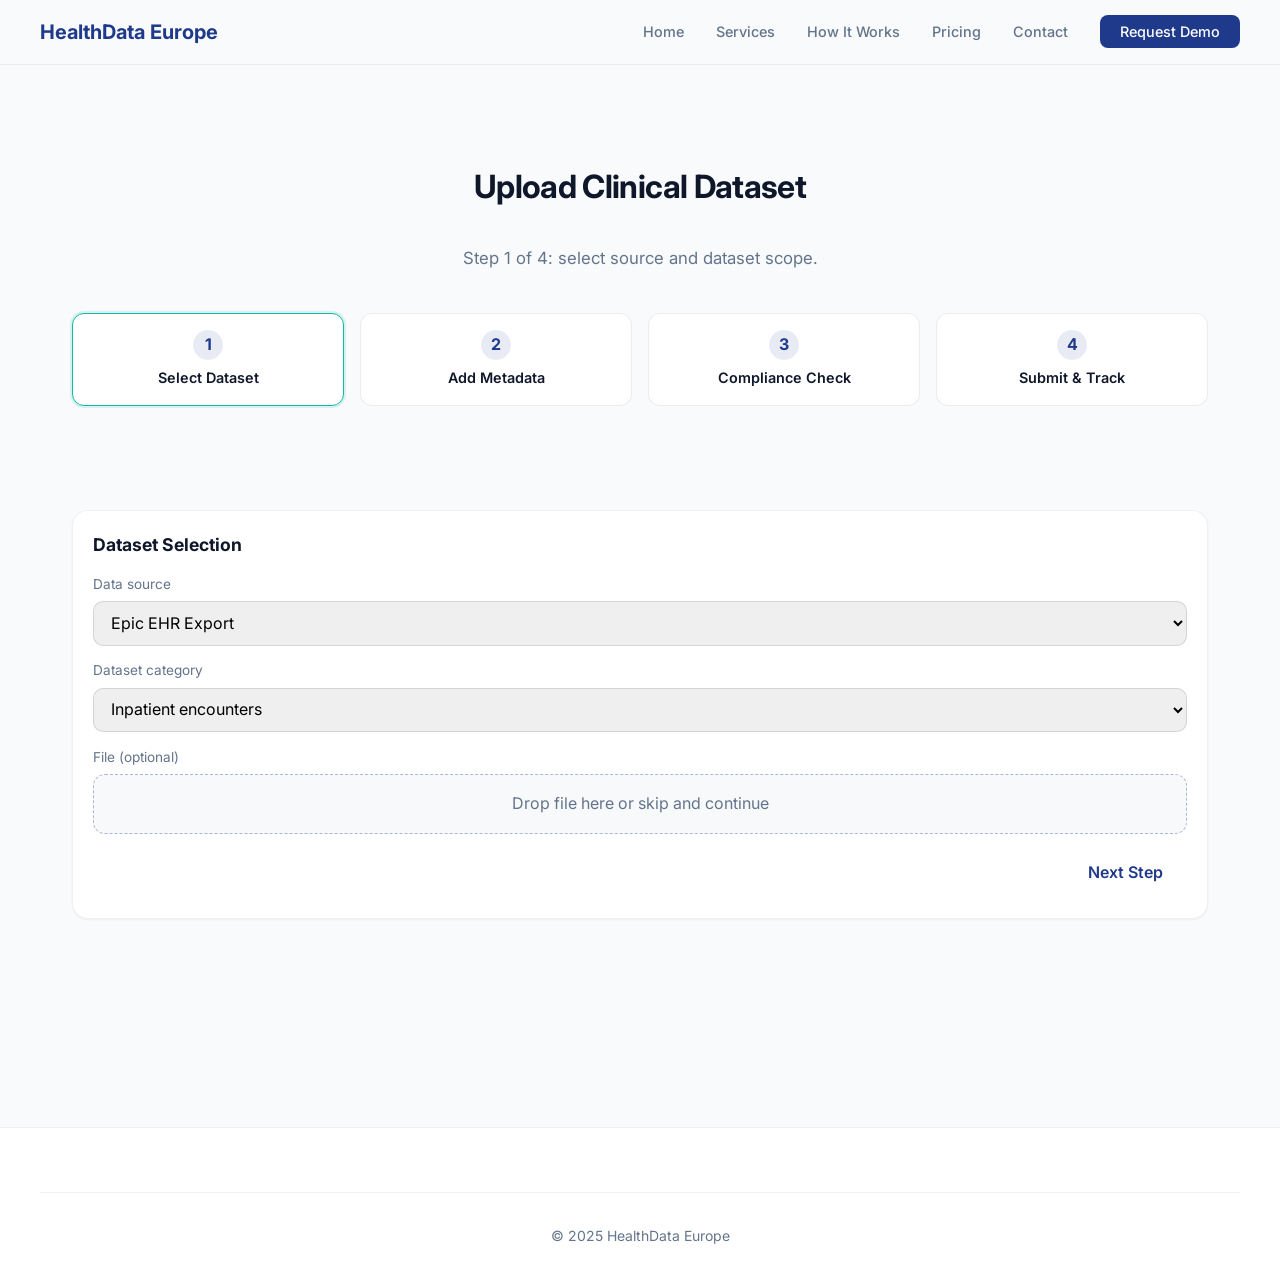
<file: upload-prototype.html>
<!DOCTYPE html><html lang="en"><head><meta charset="UTF-8"><meta http-equiv="refresh" content="0; url=upload-step-1.html"><title>Redirecting...</title></head><body><p>Redirecting to <a href="upload-step-1.html">Upload Step 1</a>.</p></body></html>
</file>
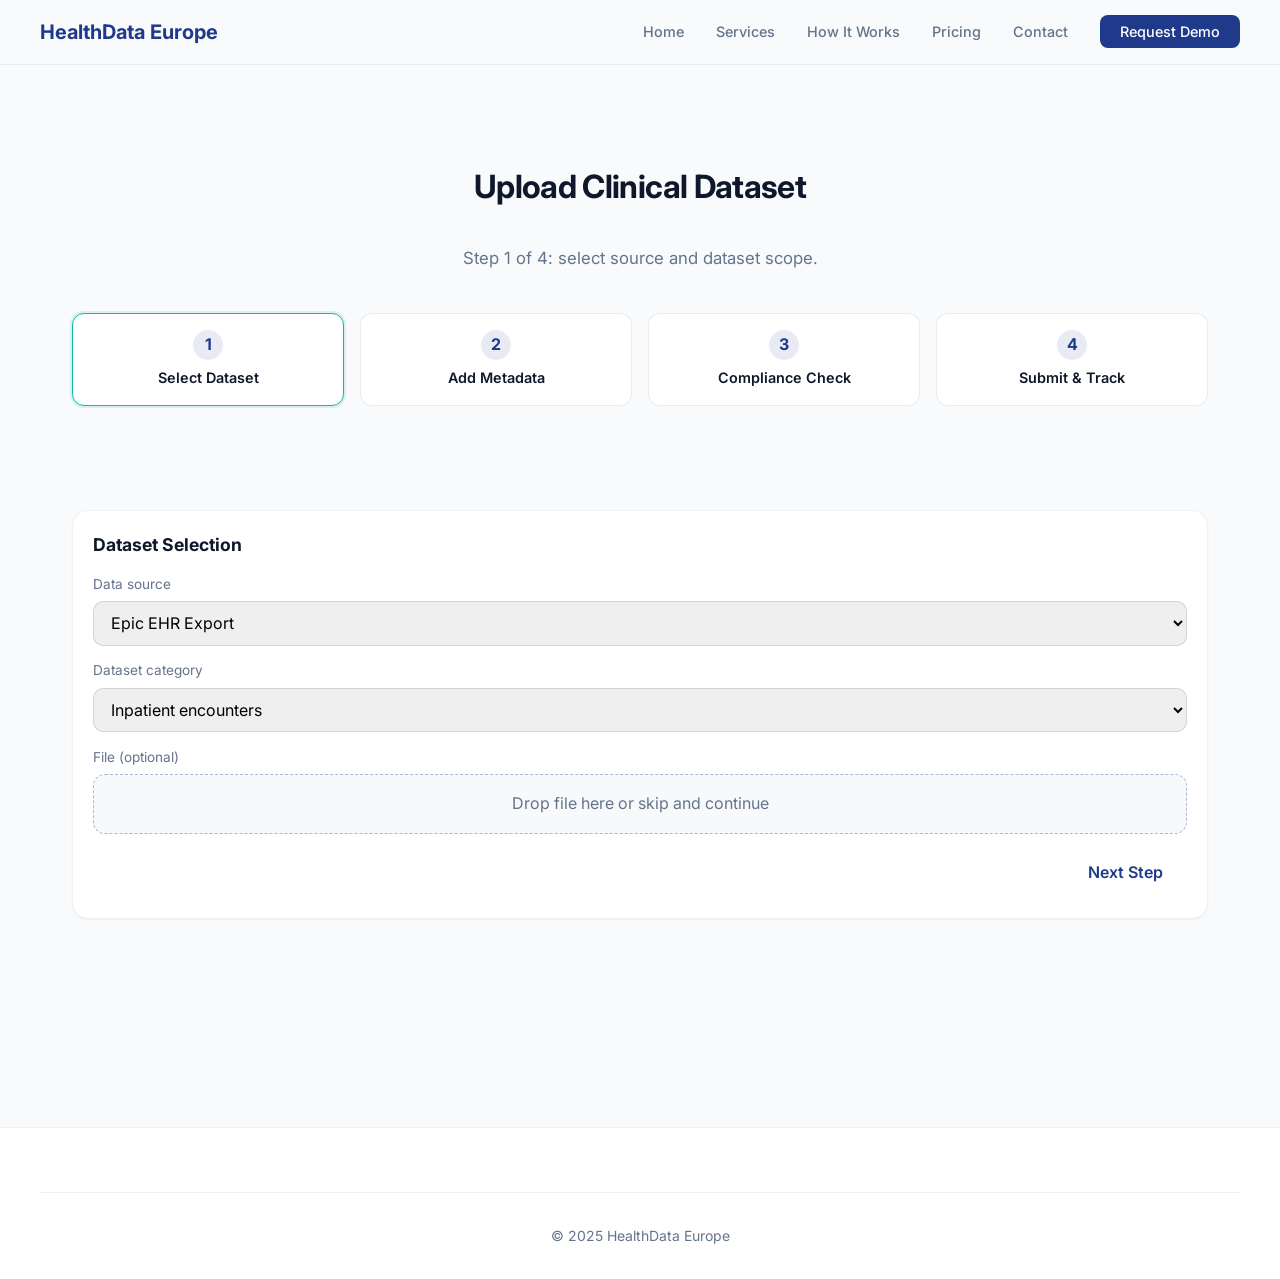
<file: upload-step-1.html>
<!DOCTYPE html>
<html lang="en">
<head>
  <meta charset="UTF-8">
  <meta name="viewport" content="width=device-width, initial-scale=1.0">
  <title>Upload Flow Step 1 | HealthData Europe</title>
  <link rel="preconnect" href="https://fonts.googleapis.com">
  <link rel="preconnect" href="https://fonts.gstatic.com" crossorigin>
  <link href="https://fonts.googleapis.com/css2?family=Inter:wght@400;500;600;700&display=swap" rel="stylesheet">
  <link rel="stylesheet" href="style.css">
</head>
<body>
  <nav class="navbar">
    <div class="nav-container">
      <a href="index.html" class="nav-logo">HealthData Europe</a>
      <ul class="nav-links">
        <li><a href="index.html">Home</a></li>
        <li><a href="services.html">Services</a></li>
        <li><a href="how-it-works.html">How It Works</a></li>
        <li><a href="pricing.html">Pricing</a></li>
        <li><a href="contact.html">Contact</a></li>
        <li><a href="contact.html" class="btn-demo">Request Demo</a></li>
      </ul>
    </div>
  </nav>
  <main class="page-content prototype-page">
<section class="services-intro visible"><h2 class="section-title">Upload Clinical Dataset</h2><p class="section-desc">Step 1 of 4: select source and dataset scope.</p></section>
<section class="visible prototype-steps-wrap"><div class="prototype-steps"><div class="prototype-step active"><span>1</span><p>Select Dataset</p></div><div class="prototype-step"><span>2</span><p>Add Metadata</p></div><div class="prototype-step"><span>3</span><p>Compliance Check</p></div><div class="prototype-step"><span>4</span><p>Submit & Track</p></div></div></section>
<section class="visible prototype-grid" style="grid-template-columns: 1fr;"><article class="prototype-card"><h3>Dataset Selection</h3><label>Data source</label><select><option>Epic EHR Export</option><option>Cerner Clinical Data Mart</option><option>Internal Registry CSV</option></select><label>Dataset category</label><select><option>Inpatient encounters</option><option>Imaging metadata</option><option>Lab observations</option></select><label>File (optional)</label><div class="prototype-dropzone">Drop file here or skip and continue</div><div class="cta-buttons" style="justify-content:flex-end;"><a class="btn btn-primary" href="upload-step-2.html">Next Step</a></div></article></section></main>
  <footer><div class="footer-container"><div class="footer-bottom">© 2025 HealthData Europe</div></div></footer>
  <script>document.querySelectorAll('section').forEach(s=>s.classList.add('visible'));</script>
</body>
</html>
</file>
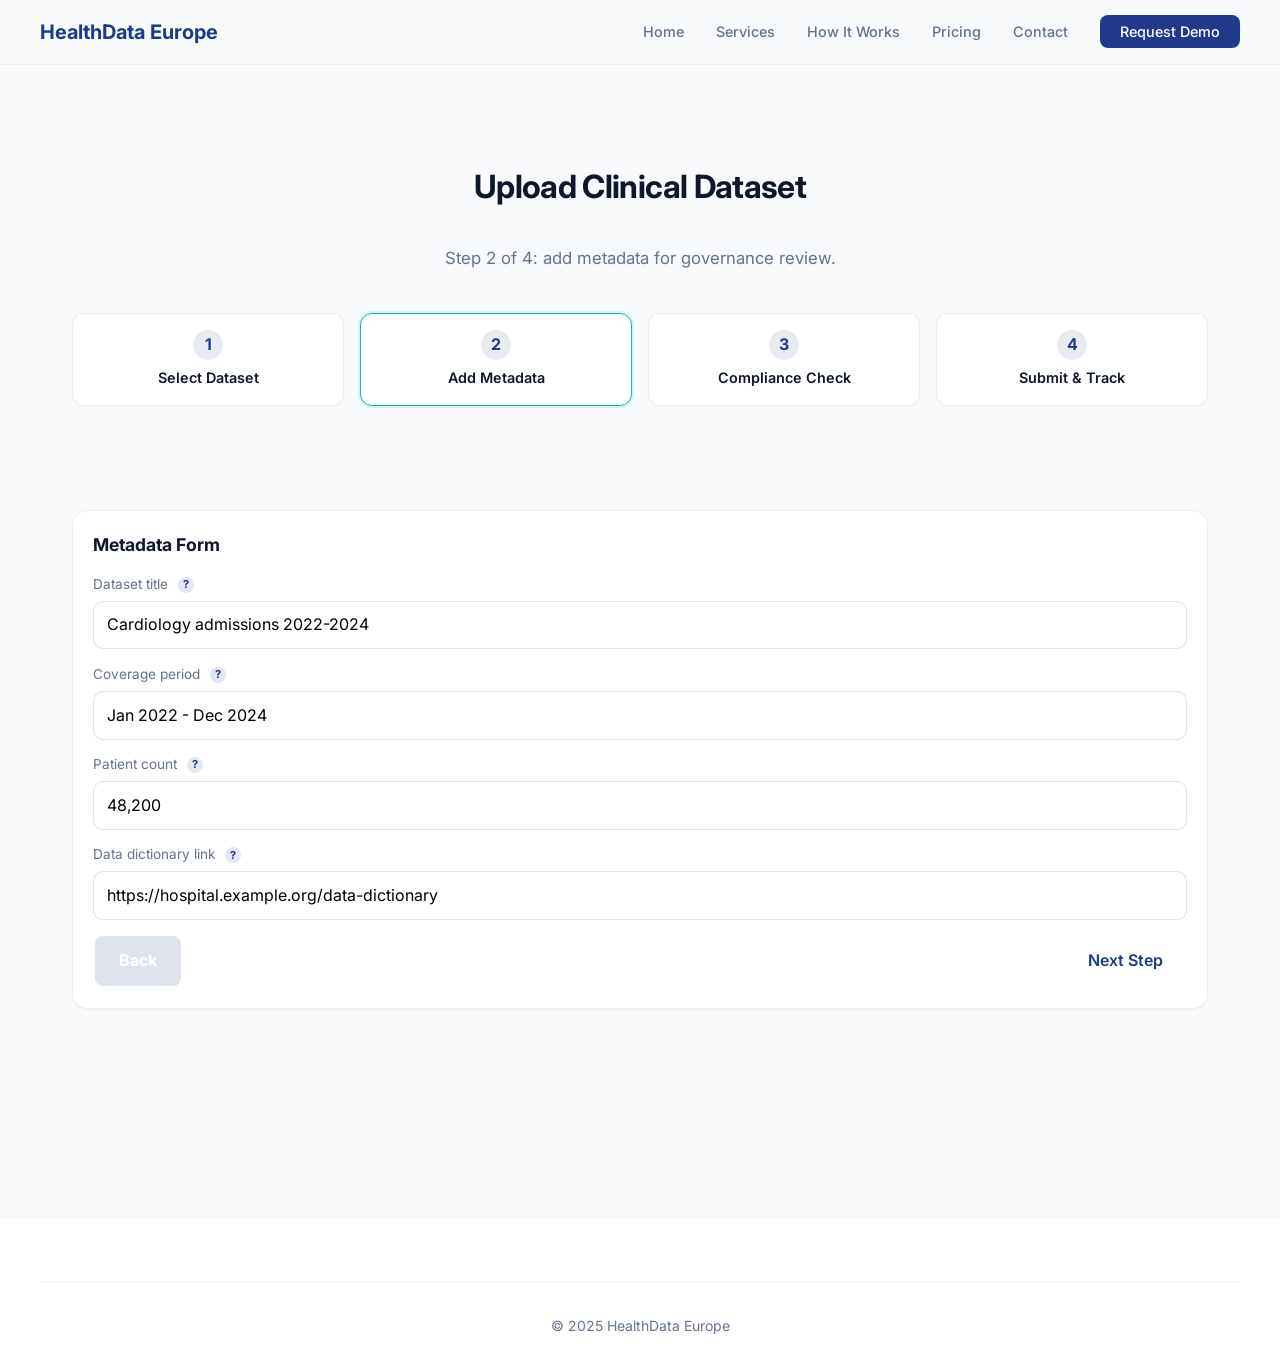
<file: upload-step-2.html>
<!DOCTYPE html>
<html lang="en">
<head>
  <meta charset="UTF-8">
  <meta name="viewport" content="width=device-width, initial-scale=1.0">
  <title>Upload Flow Step 2 | HealthData Europe</title>
  <link rel="preconnect" href="https://fonts.googleapis.com">
  <link rel="preconnect" href="https://fonts.gstatic.com" crossorigin>
  <link href="https://fonts.googleapis.com/css2?family=Inter:wght@400;500;600;700&display=swap" rel="stylesheet">
  <link rel="stylesheet" href="style.css">
</head>
<body>
  <nav class="navbar">
    <div class="nav-container">
      <a href="index.html" class="nav-logo">HealthData Europe</a>
      <ul class="nav-links">
        <li><a href="index.html">Home</a></li>
        <li><a href="services.html">Services</a></li>
        <li><a href="how-it-works.html">How It Works</a></li>
        <li><a href="pricing.html">Pricing</a></li>
        <li><a href="contact.html">Contact</a></li>
        <li><a href="contact.html" class="btn-demo">Request Demo</a></li>
      </ul>
    </div>
  </nav>

  <main class="page-content prototype-page">
    <section class="services-intro visible">
      <h2 class="section-title">Upload Clinical Dataset</h2>
      <p class="section-desc">Step 2 of 4: add metadata for governance review.</p>
    </section>

    <section class="visible prototype-steps-wrap">
      <div class="prototype-steps">
        <div class="prototype-step"><span>1</span><p>Select Dataset</p></div>
        <div class="prototype-step active"><span>2</span><p>Add Metadata</p></div>
        <div class="prototype-step"><span>3</span><p>Compliance Check</p></div>
        <div class="prototype-step"><span>4</span><p>Submit & Track</p></div>
      </div>
    </section>

    <section class="visible prototype-grid" style="grid-template-columns: 1fr;">
      <article class="prototype-card">
        <h3>Metadata Form</h3>

        <label>Dataset title <span class="field-help" data-tooltip="Used to identify this dataset in the governance queue and catalog.">?</span></label>
        <input type="text" value="Cardiology admissions 2022-2024" />

        <label>Coverage period <span id="coverageErrorIcon" class="field-error-icon is-hidden" aria-hidden="true">!</span><span class="field-help" data-tooltip="Validation issue: date format is inconsistent. Please use one date format.">?</span></label>
        <input id="coverageInput" type="text" value="Jan 2022 - Dec 2024" />
        <p id="coverageErrorNote" class="field-error-note is-hidden">Date format inconsistent. Use a single format across all rows.</p>

        <label>Patient count <span class="field-help" data-tooltip="Used to estimate data scale, sensitivity level, and access scope.">?</span></label>
        <input type="text" value="48,200" />

        <label>Data dictionary link <span id="dictionaryErrorIcon" class="field-error-icon is-hidden" aria-hidden="true">!</span><span class="field-help" data-tooltip="Validation issue: some columns are missing codebook descriptions.">?</span></label>
        <input id="dictionaryInput" type="text" value="https://hospital.example.org/data-dictionary" />
        <p id="dictionaryErrorNote" class="field-error-note is-hidden">2 columns are missing codebook descriptions.</p>

        <div class="cta-buttons" style="justify-content:space-between;">
          <a class="btn btn-secondary" href="upload-step-1.html">Back</a>
          <a class="btn btn-primary" href="upload-step-3.html">Next Step</a>
        </div>
      </article>
    </section>
  </main>

  <footer><div class="footer-container"><div class="footer-bottom">© 2025 HealthData Europe</div></div></footer>
  <script>
    document.querySelectorAll('section').forEach(s=>s.classList.add('visible'));

    const params = new URLSearchParams(window.location.search);
    const showErrors = params.get('fromValidation') === '1';

    const coverageErrorIcon = document.getElementById('coverageErrorIcon');
    const dictionaryErrorIcon = document.getElementById('dictionaryErrorIcon');
    const coverageInput = document.getElementById('coverageInput');
    const dictionaryInput = document.getElementById('dictionaryInput');
    const coverageErrorNote = document.getElementById('coverageErrorNote');
    const dictionaryErrorNote = document.getElementById('dictionaryErrorNote');

    if (showErrors) {
      coverageErrorIcon.classList.remove('is-hidden');
      dictionaryErrorIcon.classList.remove('is-hidden');
      coverageInput.classList.add('field-error-input');
      dictionaryInput.classList.add('field-error-input');
      coverageErrorNote.classList.remove('is-hidden');
      dictionaryErrorNote.classList.remove('is-hidden');
    } else {
      // Defensive reset: never show validation errors on first entry.
      coverageErrorIcon.classList.add('is-hidden');
      dictionaryErrorIcon.classList.add('is-hidden');
      coverageInput.classList.remove('field-error-input');
      dictionaryInput.classList.remove('field-error-input');
      coverageErrorNote.classList.add('is-hidden');
      dictionaryErrorNote.classList.add('is-hidden');
    }
  </script>
</body>
</html>
</file>
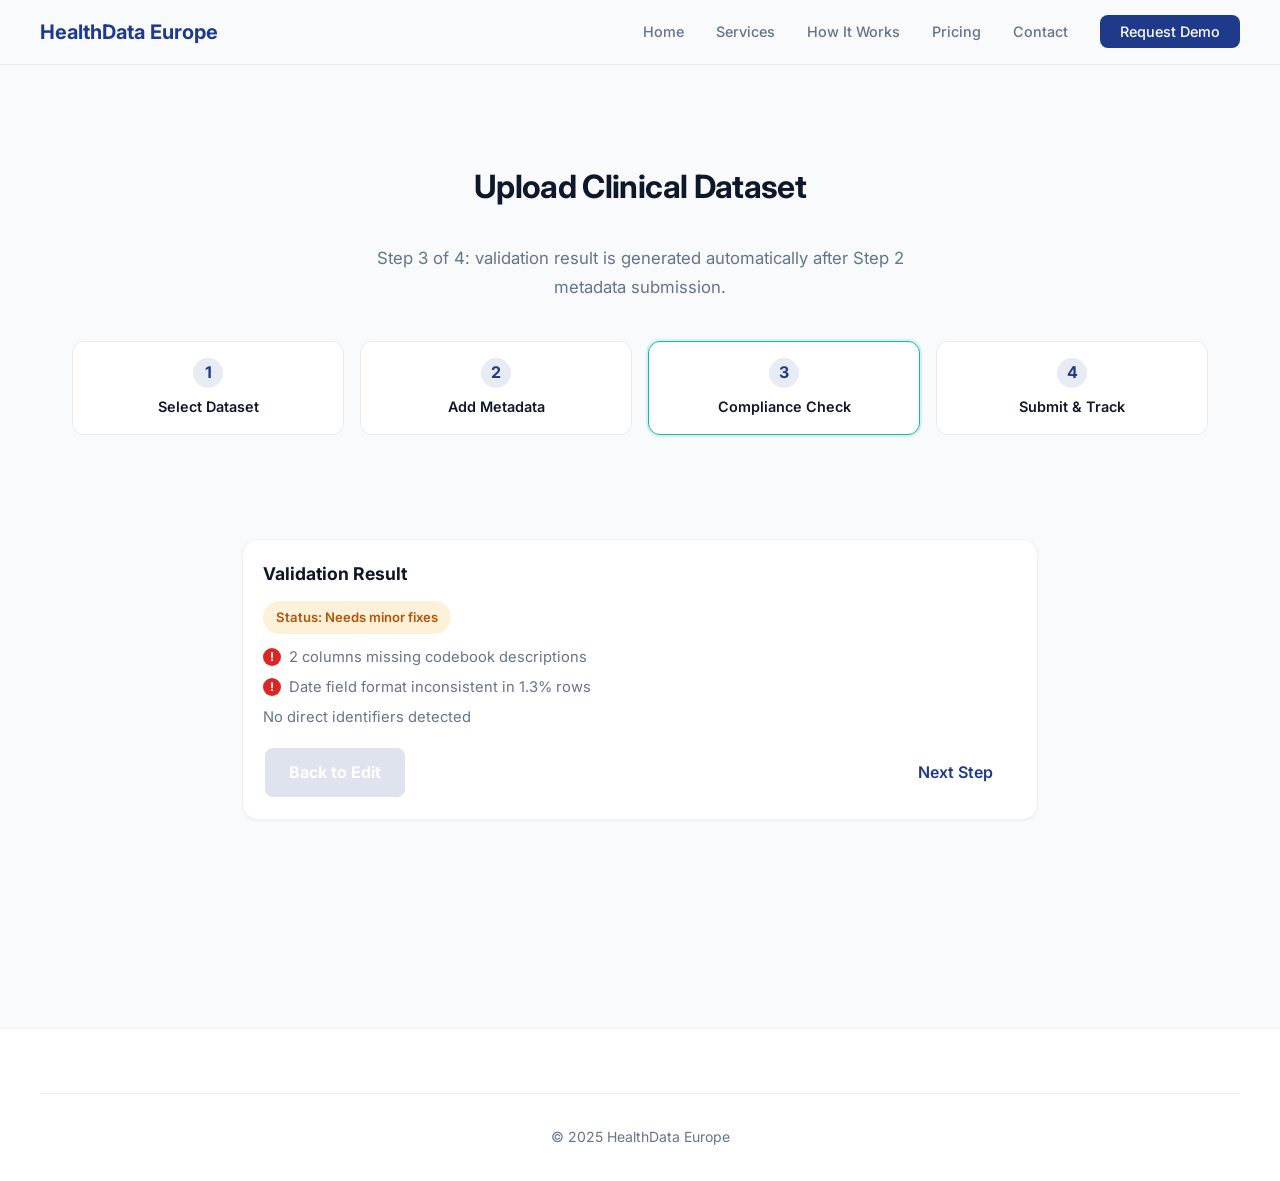
<file: upload-step-3.html>
<!DOCTYPE html>
<html lang="en">
<head>
  <meta charset="UTF-8">
  <meta name="viewport" content="width=device-width, initial-scale=1.0">
  <title>Upload Flow Step 3 | HealthData Europe</title>
  <link rel="preconnect" href="https://fonts.googleapis.com">
  <link rel="preconnect" href="https://fonts.gstatic.com" crossorigin>
  <link href="https://fonts.googleapis.com/css2?family=Inter:wght@400;500;600;700&display=swap" rel="stylesheet">
  <link rel="stylesheet" href="style.css">
</head>
<body>
  <nav class="navbar">
    <div class="nav-container">
      <a href="index.html" class="nav-logo">HealthData Europe</a>
      <ul class="nav-links">
        <li><a href="index.html">Home</a></li>
        <li><a href="services.html">Services</a></li>
        <li><a href="how-it-works.html">How It Works</a></li>
        <li><a href="pricing.html">Pricing</a></li>
        <li><a href="contact.html">Contact</a></li>
        <li><a href="contact.html" class="btn-demo">Request Demo</a></li>
      </ul>
    </div>
  </nav>

  <main class="page-content prototype-page">
    <section class="services-intro visible">
      <h2 class="section-title">Upload Clinical Dataset</h2>
      <p class="section-desc">Step 3 of 4: validation result is generated automatically after Step 2 metadata submission.</p>
    </section>

    <section class="visible prototype-steps-wrap">
      <div class="prototype-steps">
        <div class="prototype-step"><span>1</span><p>Select Dataset</p></div>
        <div class="prototype-step"><span>2</span><p>Add Metadata</p></div>
        <div class="prototype-step active"><span>3</span><p>Compliance Check</p></div>
        <div class="prototype-step"><span>4</span><p>Submit & Track</p></div>
      </div>
    </section>

    <section class="visible prototype-grid" style="grid-template-columns: 1fr; max-width: 860px; margin-left: auto; margin-right: auto;">
      <article class="prototype-card">
        <h3>Validation Result</h3>
        <div class="prototype-status warning">Status: Needs minor fixes</div>
        <ul class="prototype-bullets prototype-issues">
          <li><span class="issue-icon" aria-hidden="true">!</span> 2 columns missing codebook descriptions</li>
          <li><span class="issue-icon" aria-hidden="true">!</span> Date field format inconsistent in 1.3% rows</li>
          <li>No direct identifiers detected</li>
        </ul>

        <div class="cta-buttons" style="justify-content:space-between; margin-top:1rem;">
          <a class="btn btn-secondary" href="upload-step-2.html?fromValidation=1">Back to Edit</a>
          <a class="btn btn-primary" href="upload-step-4.html">Next Step</a>
        </div>
      </article>
    </section>
  </main>

  <footer>
    <div class="footer-container"><div class="footer-bottom">© 2025 HealthData Europe</div></div>
  </footer>

  <script>document.querySelectorAll('section').forEach(s => s.classList.add('visible'));</script>
</body>
</html>
</file>
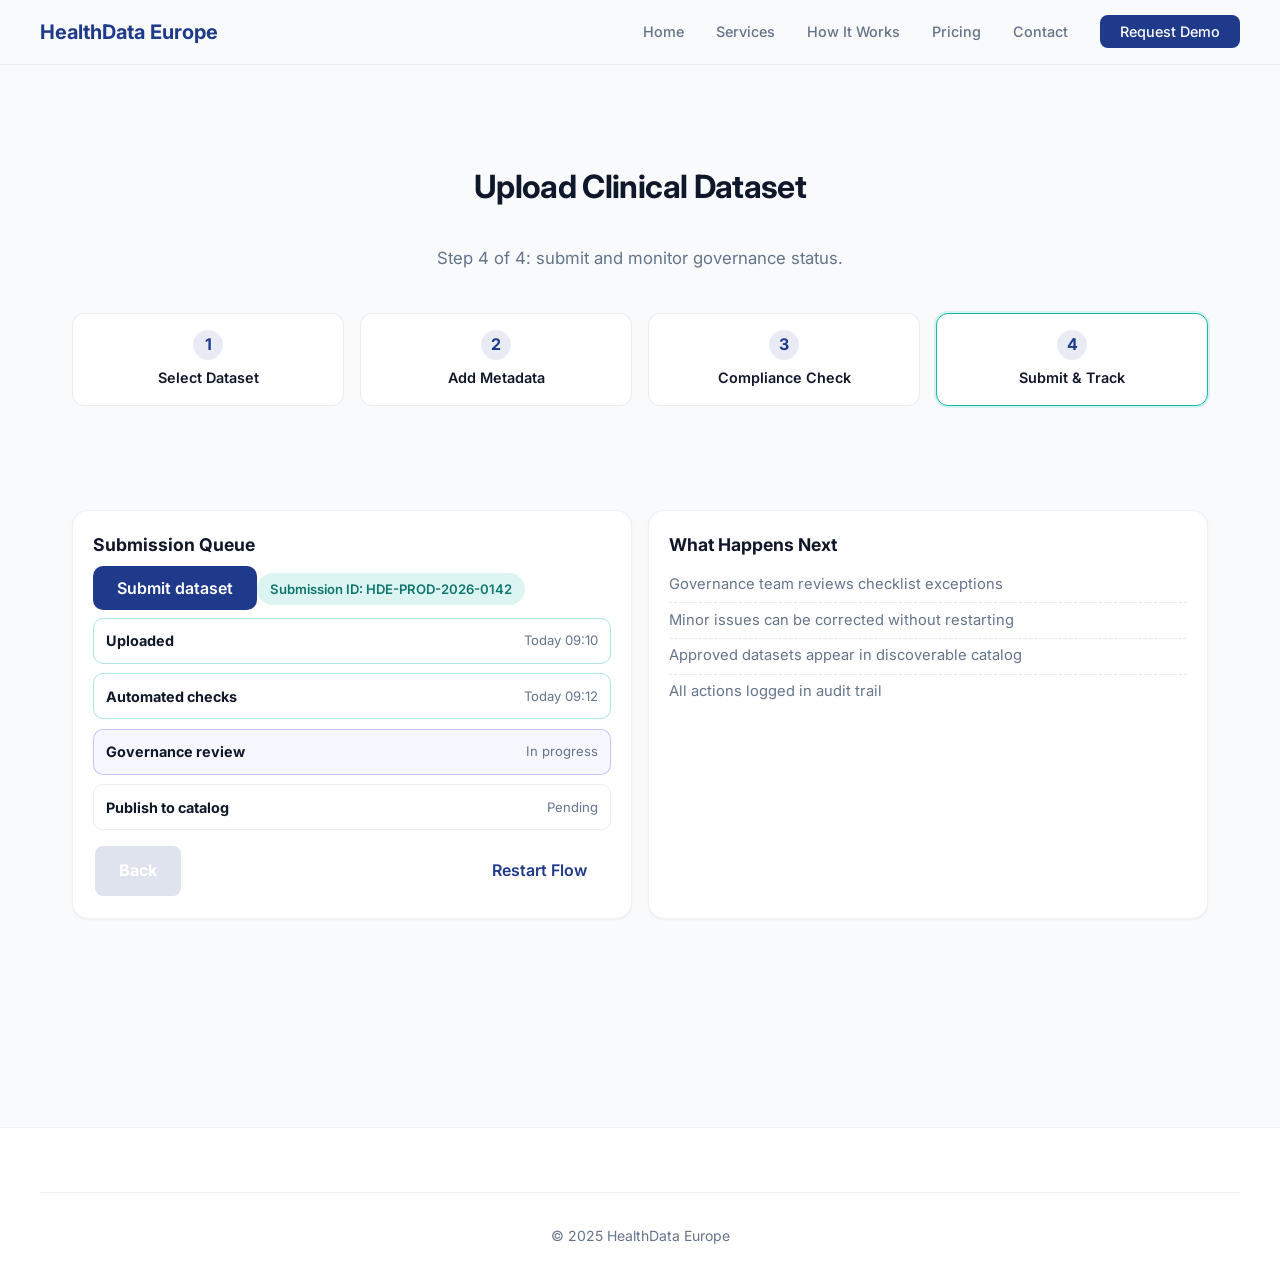
<file: upload-step-4.html>
<!DOCTYPE html>
<html lang="en">
<head>
  <meta charset="UTF-8">
  <meta name="viewport" content="width=device-width, initial-scale=1.0">
  <title>Upload Flow Step 4 | HealthData Europe</title>
  <link rel="preconnect" href="https://fonts.googleapis.com">
  <link rel="preconnect" href="https://fonts.gstatic.com" crossorigin>
  <link href="https://fonts.googleapis.com/css2?family=Inter:wght@400;500;600;700&display=swap" rel="stylesheet">
  <link rel="stylesheet" href="style.css">
</head>
<body>
  <nav class="navbar">
    <div class="nav-container">
      <a href="index.html" class="nav-logo">HealthData Europe</a>
      <ul class="nav-links">
        <li><a href="index.html">Home</a></li>
        <li><a href="services.html">Services</a></li>
        <li><a href="how-it-works.html">How It Works</a></li>
        <li><a href="pricing.html">Pricing</a></li>
        <li><a href="contact.html">Contact</a></li>
        <li><a href="contact.html" class="btn-demo">Request Demo</a></li>
      </ul>
    </div>
  </nav>
  <main class="page-content prototype-page"><section class="services-intro visible"><h2 class="section-title">Upload Clinical Dataset</h2><p class="section-desc">Step 4 of 4: submit and monitor governance status.</p></section><section class="visible prototype-steps-wrap"><div class="prototype-steps"><div class="prototype-step"><span>1</span><p>Select Dataset</p></div><div class="prototype-step"><span>2</span><p>Add Metadata</p></div><div class="prototype-step"><span>3</span><p>Compliance Check</p></div><div class="prototype-step active"><span>4</span><p>Submit & Track</p></div></div></section><section class="visible prototype-grid"><article class="prototype-card"><h3>Submission Queue</h3><button class="btn btn-primary" type="button">Submit dataset</button><div class="prototype-status success">Submission ID: HDE-PROD-2026-0142</div><div class="timeline-item done"><strong>Uploaded</strong><span>Today 09:10</span></div><div class="timeline-item done"><strong>Automated checks</strong><span>Today 09:12</span></div><div class="timeline-item current"><strong>Governance review</strong><span>In progress</span></div><div class="timeline-item"><strong>Publish to catalog</strong><span>Pending</span></div><div class="cta-buttons" style="justify-content:space-between;"><a class="btn btn-secondary" href="upload-step-3.html">Back</a><a class="btn btn-primary" href="upload-step-1.html">Restart Flow</a></div></article><article class="prototype-card"><h3>What Happens Next</h3><ul class="prototype-meta-list"><li>Governance team reviews checklist exceptions</li><li>Minor issues can be corrected without restarting</li><li>Approved datasets appear in discoverable catalog</li><li>All actions logged in audit trail</li></ul></article></section></main>
  <footer><div class="footer-container"><div class="footer-bottom">© 2025 HealthData Europe</div></div></footer>
  <script>document.querySelectorAll('section').forEach(s=>s.classList.add('visible'));</script>
</body>
</html>
</file>
<file: style.css>
:root {
  --color-deep-blue: #1F3A8A;
  --color-teal: #14B8A6;
  --color-accent: #6366F1;
  --color-bg: #F8FAFC;
  --color-text: #0F172A;
  --color-text-muted: #64748B;
  --color-white: #FFFFFF;
  --shadow-sm: 0 1px 2px rgba(15, 23, 42, 0.05);
  --shadow-md: 0 4px 6px -1px rgba(15, 23, 42, 0.07), 0 2px 4px -2px rgba(15, 23, 42, 0.05);
  --shadow-lg: 0 10px 15px -3px rgba(15, 23, 42, 0.08), 0 4px 6px -4px rgba(15, 23, 42, 0.05);
  --radius-md: 12px;
  --radius-lg: 16px;
  --radius-xl: 24px;
}

* { margin: 0; padding: 0; box-sizing: border-box; }
html { scroll-behavior: smooth; }
body {
  font-family: 'Inter', -apple-system, BlinkMacSystemFont, sans-serif;
  background-color: var(--color-bg);
  color: var(--color-text);
  line-height: 1.6;
  overflow-x: hidden;
}

.navbar {
  position: sticky;
  top: 0;
  z-index: 1000;
  background: rgba(248, 250, 252, 0.9);
  backdrop-filter: blur(12px);
  border-bottom: 1px solid rgba(15, 23, 42, 0.06);
  padding: 1rem 2rem;
}
.nav-container { max-width: 1200px; margin: 0 auto; display: flex; align-items: center; justify-content: space-between; }
.nav-logo { font-weight: 700; font-size: 1.25rem; color: var(--color-deep-blue); text-decoration: none; }
.nav-logo:hover { color: var(--color-deep-blue); }
.nav-links { display: flex; align-items: center; gap: 2rem; list-style: none; }
.nav-links a { text-decoration: none; color: var(--color-text-muted); font-size: 0.9rem; font-weight: 500; transition: color 0.2s ease; }
.nav-links a:hover, .nav-links a.active { color: var(--color-deep-blue); }
.btn-demo { background: var(--color-deep-blue); color: white !important; padding: 0.5rem 1.25rem; border-radius: 8px; transition: all 0.2s ease; }
.btn-demo:hover { background: #1e40af; transform: translateY(-1px); }

.btn { display: inline-flex; align-items: center; justify-content: center; padding: 0.75rem 1.5rem; font-size: 1rem; font-weight: 600; border-radius: 10px; text-decoration: none; cursor: pointer; transition: all 0.2s ease; border: none; font-family: inherit; }
.btn-primary { background: var(--color-deep-blue); color: white; }
.btn-primary:hover { background: #1e40af; transform: translateY(-1px); box-shadow: var(--shadow-md); }
.btn-secondary { background: rgba(31, 58, 138, 0.14); color: var(--color-deep-blue); border: 2px solid var(--color-deep-blue); font-weight: 700; }
.btn-secondary:hover { background: var(--color-deep-blue); color: white; transform: translateY(-1px); }

section { padding: 5rem 2rem; max-width: 1200px; margin: 0 auto; opacity: 0; transform: translateY(24px); transition: opacity 0.6s ease, transform 0.6s ease; }
section.visible { opacity: 1; transform: translateY(0); }
.section-title { font-size: 2rem; font-weight: 700; color: var(--color-text); text-align: center; margin-bottom: 3rem; letter-spacing: -0.02em; }

.hero {
  min-height: 100vh;
  display: flex;
  align-items: center;
  justify-content: center;
  position: relative;
  padding: 6rem 2rem;
  overflow: hidden;
  width: 100%;
}
.hero::before {
  content: '';
  position: absolute;
  top: 0; left: 0; right: 0; bottom: 0;
  background:
    radial-gradient(ellipse 70% 55% at 50% -15%, rgba(99, 102, 241, 0.15), transparent 45%),
    radial-gradient(ellipse 50% 40% at 85% 40%, rgba(20, 184, 166, 0.08), transparent 45%),
    radial-gradient(ellipse 50% 40% at 15% 70%, rgba(31, 58, 138, 0.06), transparent 45%),
    linear-gradient(180deg, #fafbff 0%, #f5f7fb 35%, #f1f5f9 100%);
  pointer-events: none;
  z-index: 0;
}
.hero::after {
  content: '';
  position: absolute;
  top: 0; left: 0; right: 0; bottom: 0;
  background-image: radial-gradient(circle at 1px 1px, rgba(31, 58, 138, 0.06) 1px, transparent 0);
  background-size: 40px 40px;
  pointer-events: none;
  z-index: 0;
}
.hero-content { max-width: 800px; text-align: center; position: relative; z-index: 1; }
.hero h1 { font-size: clamp(2.25rem, 5vw, 3.5rem); font-weight: 700; line-height: 1.12; letter-spacing: -0.04em; margin-bottom: 1.5rem; color: var(--color-text); }
.hero h1 span { background: linear-gradient(135deg, var(--color-deep-blue), var(--color-teal)); -webkit-background-clip: text; -webkit-text-fill-color: transparent; background-clip: text; }
.hero-subheadline { font-size: 1.2rem; color: var(--color-text-muted); margin-bottom: 2.5rem; max-width: 560px; margin-left: auto; margin-right: auto; line-height: 1.7; }
.hero-buttons { display: flex; gap: 1rem; justify-content: center; flex-wrap: wrap; }

.card { background: white; border-radius: var(--radius-lg); padding: 2rem; box-shadow: var(--shadow-sm); border: 1px solid rgba(15, 23, 42, 0.06); transition: all 0.3s ease; height: 100%; }
.card:hover { transform: translateY(-4px); box-shadow: var(--shadow-lg); border-color: rgba(99, 102, 241, 0.2); }
.card-icon { width: 48px; height: 48px; border-radius: var(--radius-md); display: flex; align-items: center; justify-content: center; margin-bottom: 1.25rem; }
.card-icon svg { width: 24px; height: 24px; stroke: currentColor; }
.card-icon.blue { background: rgba(31, 58, 138, 0.1); color: var(--color-deep-blue); }
.card-icon.teal { background: rgba(20, 184, 166, 0.1); color: var(--color-teal); }
.card-icon.accent { background: rgba(99, 102, 241, 0.1); color: var(--color-accent); }
.card h3 { font-size: 1.125rem; font-weight: 600; margin-bottom: 0.75rem; color: var(--color-text); }
.card p { color: var(--color-text-muted); font-size: 0.95rem; line-height: 1.6; }

.problem-grid, .solution-grid { display: grid; grid-template-columns: repeat(auto-fit, minmax(280px, 1fr)); gap: 2rem; }

.how-it-works { background: white; border-radius: var(--radius-xl); padding: 3rem; box-shadow: var(--shadow-md); }
.steps-flow { display: flex; justify-content: space-between; align-items: flex-start; gap: 1rem; flex-wrap: wrap; }
.step { flex: 1; min-width: 200px; text-align: center; position: relative; }
.step-number { width: 56px; height: 56px; border-radius: 50%; background: linear-gradient(135deg, var(--color-deep-blue), var(--color-accent)); color: white; font-weight: 700; font-size: 1.25rem; display: flex; align-items: center; justify-content: center; margin: 0 auto 1.5rem; }
.step h3 { font-size: 1.125rem; margin-bottom: 0.5rem; color: var(--color-text); }
.step p { color: var(--color-text-muted); font-size: 0.9rem; }
.step-connector { position: absolute; top: 28px; left: calc(50% + 40px); width: calc(100% - 80px); height: 2px; background: linear-gradient(90deg, var(--color-teal), transparent); opacity: 0.4; }
.step:last-child .step-connector { display: none; }

.customers-grid { display: grid; grid-template-columns: repeat(auto-fit, minmax(240px, 1fr)); gap: 1.5rem; }

.compliance-content { text-align: center; max-width: 700px; margin: 0 auto 2.5rem; }
.compliance-content p { color: var(--color-text-muted); font-size: 1.05rem; line-height: 1.7; }
.compliance-badges { display: flex; flex-wrap: wrap; justify-content: center; gap: 1rem; }
.badge { background: white; border-radius: var(--radius-md); padding: 1.25rem 1.75rem; display: flex; align-items: center; gap: 0.75rem; box-shadow: var(--shadow-sm); border: 1px solid rgba(15, 23, 42, 0.06); transition: all 0.3s ease; }
.badge:hover { transform: translateY(-2px); border-color: var(--color-teal); }
.badge-icon { width: 32px; height: 32px; border-radius: 8px; background: rgba(20, 184, 166, 0.2); display: flex; align-items: center; justify-content: center; flex-shrink: 0; }
.badge-icon svg { width: 16px; height: 16px; color: var(--color-teal); }

.services-intro { padding-bottom: 2rem; }
.section-desc { text-align: center; color: var(--color-text-muted); max-width: 560px; margin: -1rem auto 0; line-height: 1.7; font-size: 1.05rem; }
.services-grid-section { padding-top: 1rem; padding-bottom: 4rem; }
.services-grid { display: grid; grid-template-columns: repeat(3, 1fr); gap: 1.75rem; max-width: 1200px; margin: 0 auto; }
.service-card { background: white; border-radius: var(--radius-lg); overflow: hidden; box-shadow: var(--shadow-sm); border: 1px solid rgba(15, 23, 42, 0.06); transition: all 0.3s ease; display: flex; flex-direction: column; }
.service-card:hover { box-shadow: var(--shadow-lg); transform: translateY(-4px); border-color: rgba(99, 102, 241, 0.15); }
.service-card-image { height: 180px; background-size: cover; background-position: center; flex-shrink: 0; }
.service-card-body { padding: 1.75rem 2rem; flex: 1; display: flex; flex-direction: column; }
.service-card-icon { width: 44px; height: 44px; border-radius: 12px; display: flex; align-items: center; justify-content: center; margin-bottom: 1.25rem; }
.service-card-icon svg { width: 22px; height: 22px; stroke: currentColor; }
.service-card-icon-blue { background: rgba(31, 58, 138, 0.1); color: var(--color-deep-blue); }
.service-card-icon-teal { background: rgba(20, 184, 166, 0.1); color: var(--color-teal); }
.service-card-icon-accent { background: rgba(99, 102, 241, 0.1); color: var(--color-accent); }
.service-card-body h3 { font-size: 1.125rem; font-weight: 600; margin-bottom: 0.5rem; color: var(--color-text); letter-spacing: -0.01em; }
.service-card-body p { color: var(--color-text-muted); font-size: 0.95rem; line-height: 1.6; margin: 0; }

.contact-hero { display: grid; grid-template-columns: 1fr 1fr; min-height: 400px; border-radius: var(--radius-xl); overflow: hidden; box-shadow: var(--shadow-lg); }
.contact-hero-content { background: linear-gradient(135deg, var(--color-deep-blue), #312e81); padding: 3rem 3.5rem; display: flex; flex-direction: column; justify-content: center; }
.contact-hero-content h2 { color: white; font-size: 1.75rem; margin-bottom: 0.75rem; }
.contact-hero-content p { color: rgba(255,255,255,0.85); margin-bottom: 1.5rem; line-height: 1.6; }
.contact-hero-image { min-height: 300px; background-size: cover; background-position: center; }

.contact-cards { display: grid; grid-template-columns: repeat(3, 1fr); gap: 1.5rem; }
.contact-card { background: white; border-radius: var(--radius-lg); overflow: hidden; box-shadow: var(--shadow-sm); border: 1px solid rgba(15, 23, 42, 0.06); transition: all 0.3s ease; }
.contact-card:hover { box-shadow: var(--shadow-lg); transform: translateY(-2px); }
.contact-card-img { height: 140px; background-size: cover; background-position: center; }
.contact-card-body { padding: 1.5rem; }
.contact-card-body h3 { font-size: 1.1rem; margin-bottom: 0.5rem; color: var(--color-text); }
.contact-card-body p { color: var(--color-text-muted); font-size: 0.9rem; line-height: 1.5; margin: 0; }

.page-content { padding-top: 2rem; padding-bottom: 4rem; }

.cta-section { background: linear-gradient(135deg, var(--color-deep-blue), #312e81); border-radius: var(--radius-xl); padding: 4rem 2rem; text-align: center; }
.cta-section h2 { color: white; font-size: 2rem; margin-bottom: 1rem; }
.cta-section p { color: rgba(255,255,255,0.8); margin-bottom: 2rem; }
.cta-buttons { display: flex; gap: 1rem; justify-content: center; flex-wrap: wrap; }
.cta-buttons .btn-primary { background: white; color: var(--color-deep-blue); }
.cta-buttons .btn-primary:hover { background: var(--color-bg); }
.cta-buttons .btn-secondary { border-color: white; color: white; }
.cta-buttons .btn-secondary:hover { background: white; color: var(--color-deep-blue); }

footer { background: white; border-top: 1px solid rgba(15, 23, 42, 0.06); padding: 4rem 2rem 2rem; margin-top: 4rem; }
.footer-container { max-width: 1200px; margin: 0 auto; }
.footer-top { display: flex; justify-content: space-between; flex-wrap: wrap; gap: 2rem; margin-bottom: 3rem; }
.footer-brand { max-width: 320px; }
.footer-brand .nav-logo { margin-bottom: 1rem; display: inline-block; }
.footer-brand p { color: var(--color-text-muted); font-size: 0.95rem; line-height: 1.6; }
.footer-links { display: flex; gap: 2rem; flex-wrap: wrap; }
.footer-links a { color: var(--color-text-muted); text-decoration: none; font-size: 0.9rem; transition: color 0.2s; }
.footer-links a:hover { color: var(--color-deep-blue); }
.footer-bottom { padding-top: 2rem; border-top: 1px solid rgba(15, 23, 42, 0.06); color: var(--color-text-muted); font-size: 0.875rem; text-align: center; }

.pricing-grid { display: grid; grid-template-columns: repeat(auto-fit, minmax(280px, 1fr)); gap: 2rem; }
.pricing-card { background: white; border-radius: var(--radius-lg); padding: 2.5rem; box-shadow: var(--shadow-sm); border: 1px solid rgba(15, 23, 42, 0.06); transition: all 0.3s ease; }
.pricing-card:hover { transform: translateY(-4px); box-shadow: var(--shadow-lg); }
.pricing-card.featured { border-color: var(--color-teal); box-shadow: 0 0 0 2px rgba(20, 184, 166, 0.2); }
.pricing-card h3 { font-size: 1.25rem; margin-bottom: 0.5rem; }
.pricing-card .tier-desc { color: var(--color-text-muted); font-size: 0.9rem; margin-bottom: 1rem; }
.pricing-card .price { font-size: 1.75rem; font-weight: 700; color: var(--color-deep-blue); margin: 1rem 0; }
.pricing-card .price span { font-size: 0.95rem; font-weight: 500; color: var(--color-text-muted); }
.pricing-card .pricing-features { list-style: none; margin: 1.5rem 0; }
.pricing-card .pricing-features li { color: var(--color-text-muted); font-size: 0.95rem; padding: 0.4rem 0; padding-left: 1.5rem; position: relative; }
.pricing-card .pricing-features li::before { content: '✓'; position: absolute; left: 0; color: var(--color-teal); font-weight: 600; }
.pricing-btn { margin-top: 1.5rem; display: inline-block; width: 100%; text-align: center; }
.pricing-note { text-align: center; color: var(--color-text-muted); font-size: 0.95rem; margin-top: 2rem; max-width: 560px; margin-left: auto; margin-right: auto; }
.pricing-note p { margin: 0; }

.faq-list { max-width: 700px; margin: 0 auto; }
.faq-item { background: white; border-radius: var(--radius-md); padding: 1.5rem 2rem; margin-bottom: 1rem; box-shadow: var(--shadow-sm); border: 1px solid rgba(15, 23, 42, 0.06); }
.faq-item h4 { font-size: 1.05rem; color: var(--color-text); margin-bottom: 0.5rem; }
.faq-item p { color: var(--color-text-muted); font-size: 0.95rem; line-height: 1.6; margin: 0; }

@media (max-width: 1024px) { .services-grid { grid-template-columns: repeat(2, 1fr); } .contact-hero { grid-template-columns: 1fr; } .contact-hero-image { min-height: 250px; } }
@media (max-width: 768px) { .nav-links { gap: 1rem; } .hero h1 { font-size: 2rem; } .hero-subheadline { font-size: 1.05rem; } .section-title { font-size: 1.5rem; } .steps-flow { flex-direction: column; } .step-connector { display: none; } .services-grid { grid-template-columns: 1fr; } .contact-cards { grid-template-columns: 1fr; } }


/* Prototype pages */
.prototype-page { padding-top: 1rem; }
.prototype-steps-wrap { padding-top: 1.5rem; padding-bottom: 1.5rem; }
.prototype-steps { display: grid; grid-template-columns: repeat(auto-fit, minmax(180px, 1fr)); gap: 1rem; }
.prototype-step { background: white; border: 1px solid rgba(15, 23, 42, 0.08); border-radius: var(--radius-md); padding: 1rem; text-align: center; }
.prototype-step.active { border-color: var(--color-teal); box-shadow: 0 0 0 2px rgba(20, 184, 166, 0.15); }
.prototype-step span { display: inline-flex; width: 30px; height: 30px; border-radius: 50%; align-items: center; justify-content: center; background: rgba(31, 58, 138, 0.1); color: var(--color-deep-blue); font-weight: 700; margin-bottom: 0.4rem; }
.prototype-step p { font-size: 0.9rem; color: var(--color-text); font-weight: 600; }
.prototype-grid { display: grid; grid-template-columns: repeat(2, minmax(0, 1fr)); gap: 1.5rem; }
.prototype-card { background: white; border-radius: var(--radius-lg); padding: 1.6rem; border: 1px solid rgba(15, 23, 42, 0.06); box-shadow: var(--shadow-sm); }
.prototype-card h3 { margin-bottom: 0.4rem; font-size: 1.1rem; }
.prototype-note { color: var(--color-text-muted); font-size: 0.9rem; margin-bottom: 1rem; }
.prototype-card label { display: block; font-size: 0.85rem; color: var(--color-text-muted); margin: 0.9rem 0 0.35rem; }
.prototype-card input:not([type="checkbox"]), .prototype-card select, .prototype-card textarea { width: 100%; border: 1px solid rgba(15, 23, 42, 0.12); border-radius: 10px; padding: 0.65rem 0.8rem; font: inherit; }
.prototype-card input[type="checkbox"] { width: 18px; height: 18px; }
.prototype-dropzone { border: 1.5px dashed rgba(31, 58, 138, 0.35); background: rgba(31, 58, 138, 0.03); border-radius: 12px; padding: 1rem; text-align: center; color: var(--color-text-muted); }
.prototype-checklist { list-style: none; margin: 0 0 1rem; }
.prototype-checklist li { display: flex; align-items: center; gap: 0.5rem; padding: 0.3rem 0; color: var(--color-text); font-size: 0.92rem; }
.prototype-bullets { margin-left: 1rem; color: var(--color-text-muted); font-size: 0.92rem; }
.prototype-status { border-radius: 999px; display: inline-block; padding: 0.35rem 0.8rem; font-size: 0.82rem; font-weight: 600; margin: 0.6rem 0 0.8rem; }
.prototype-status.success { background: rgba(20, 184, 166, 0.14); color: #0f766e; }
.prototype-status.warning { background: rgba(245, 158, 11, 0.15); color: #b45309; }
.prototype-status.info { background: rgba(99, 102, 241, 0.14); color: #4338ca; }
.timeline-item { display: flex; justify-content: space-between; align-items: center; border: 1px solid rgba(15, 23, 42, 0.08); border-radius: 10px; padding: 0.65rem 0.75rem; margin-bottom: 0.6rem; font-size: 0.9rem; }
.timeline-item span { color: var(--color-text-muted); font-size: 0.82rem; }
.timeline-item.done { border-color: rgba(20, 184, 166, 0.35); }
.timeline-item.current { border-color: rgba(99, 102, 241, 0.35); background: rgba(99, 102, 241, 0.05); }

@media (max-width: 900px) {
  .prototype-grid { grid-template-columns: 1fr; }
}


.prototype-checklist-item {
  display: grid;
  grid-template-columns: 20px 1fr;
  gap: 0.65rem;
  align-items: start;
}
.prototype-checklist-item input {
  margin-top: 0.2rem;
}
.prototype-checklist-text {
  line-height: 1.45;
}
.prototype-result-placeholder {
  border: 1px dashed rgba(15, 23, 42, 0.18);
  border-radius: 10px;
  padding: 1rem;
  color: var(--color-text-muted);
  background: rgba(15, 23, 42, 0.02);
}
.is-hidden { display: none !important; }
.btn[disabled] {
  opacity: 0.45;
  pointer-events: none;
}


/* Denser prototype layout */
.prototype-page .services-intro { padding-bottom: 1rem; }
.prototype-grid { gap: 1rem; }
.prototype-card { padding: 1.25rem; }
.prototype-card h3 { margin-bottom: 0.25rem; }
.prototype-note { margin-bottom: 0.6rem; }
.prototype-meta-list { list-style: none; margin: 0.5rem 0 0; }
.prototype-meta-list li { padding: 0.35rem 0; border-bottom: 1px dashed rgba(15, 23, 42, 0.1); font-size: 0.92rem; color: var(--color-text-muted); }
.prototype-meta-list li:last-child { border-bottom: 0; }
.prototype-inline-stat { display: inline-block; margin-right: 0.5rem; margin-bottom: 0.5rem; padding: 0.35rem 0.65rem; border-radius: 999px; background: rgba(31,58,138,0.08); color: var(--color-deep-blue); font-size: 0.8rem; font-weight: 600; }
.prototype-card .cta-buttons { margin-top: 0.9rem; }

.field-help { display:inline-flex; align-items:center; justify-content:center; width:16px; height:16px; margin-left:6px; border-radius:50%; background:rgba(31,58,138,0.12); color:var(--color-deep-blue); font-size:11px; font-weight:700; cursor:help; vertical-align:middle; }

.field-help { position: relative; }
.field-help::after { content: attr(data-tooltip); position: absolute; left: 50%; bottom: calc(100% + 8px); transform: translateX(-50%); min-width: 220px; max-width: 280px; padding: 8px 10px; border-radius: 8px; background: #0f172a; color: #fff; font-size: 12px; line-height: 1.35; font-weight: 500; opacity: 0; visibility: hidden; pointer-events: none; z-index: 30; box-shadow: 0 8px 20px rgba(15,23,42,0.25); }
.field-help::before { content: ""; position: absolute; left: 50%; bottom: calc(100% + 2px); transform: translateX(-50%); border-width: 6px; border-style: solid; border-color: #0f172a transparent transparent transparent; opacity: 0; visibility: hidden; }
.field-help:hover::after, .field-help:hover::before { opacity: 1; visibility: visible; }

.prototype-issues { margin-left: 0; list-style: none; }
.prototype-issues li { display: flex; align-items: flex-start; gap: 0.5rem; margin-bottom: 0.4rem; }
.issue-icon { display: inline-flex; align-items: center; justify-content: center; width: 18px; height: 18px; border-radius: 999px; background: #dc2626; color: #fff; font-size: 12px; font-weight: 700; line-height: 1; margin-top: 2px; flex-shrink: 0; }

.field-error-icon { display:inline-flex; align-items:center; justify-content:center; width:16px; height:16px; margin-left:6px; margin-right:4px; border-radius:50%; background:#dc2626; color:#fff; font-size:11px; font-weight:700; vertical-align:middle; }
.field-error-input { border-color:#dc2626 !important; box-shadow: 0 0 0 2px rgba(220,38,38,0.12); }
.field-error-note { color:#b91c1c; font-size:0.82rem; margin-top:0.35rem; margin-bottom:0.2rem; }
</file>
